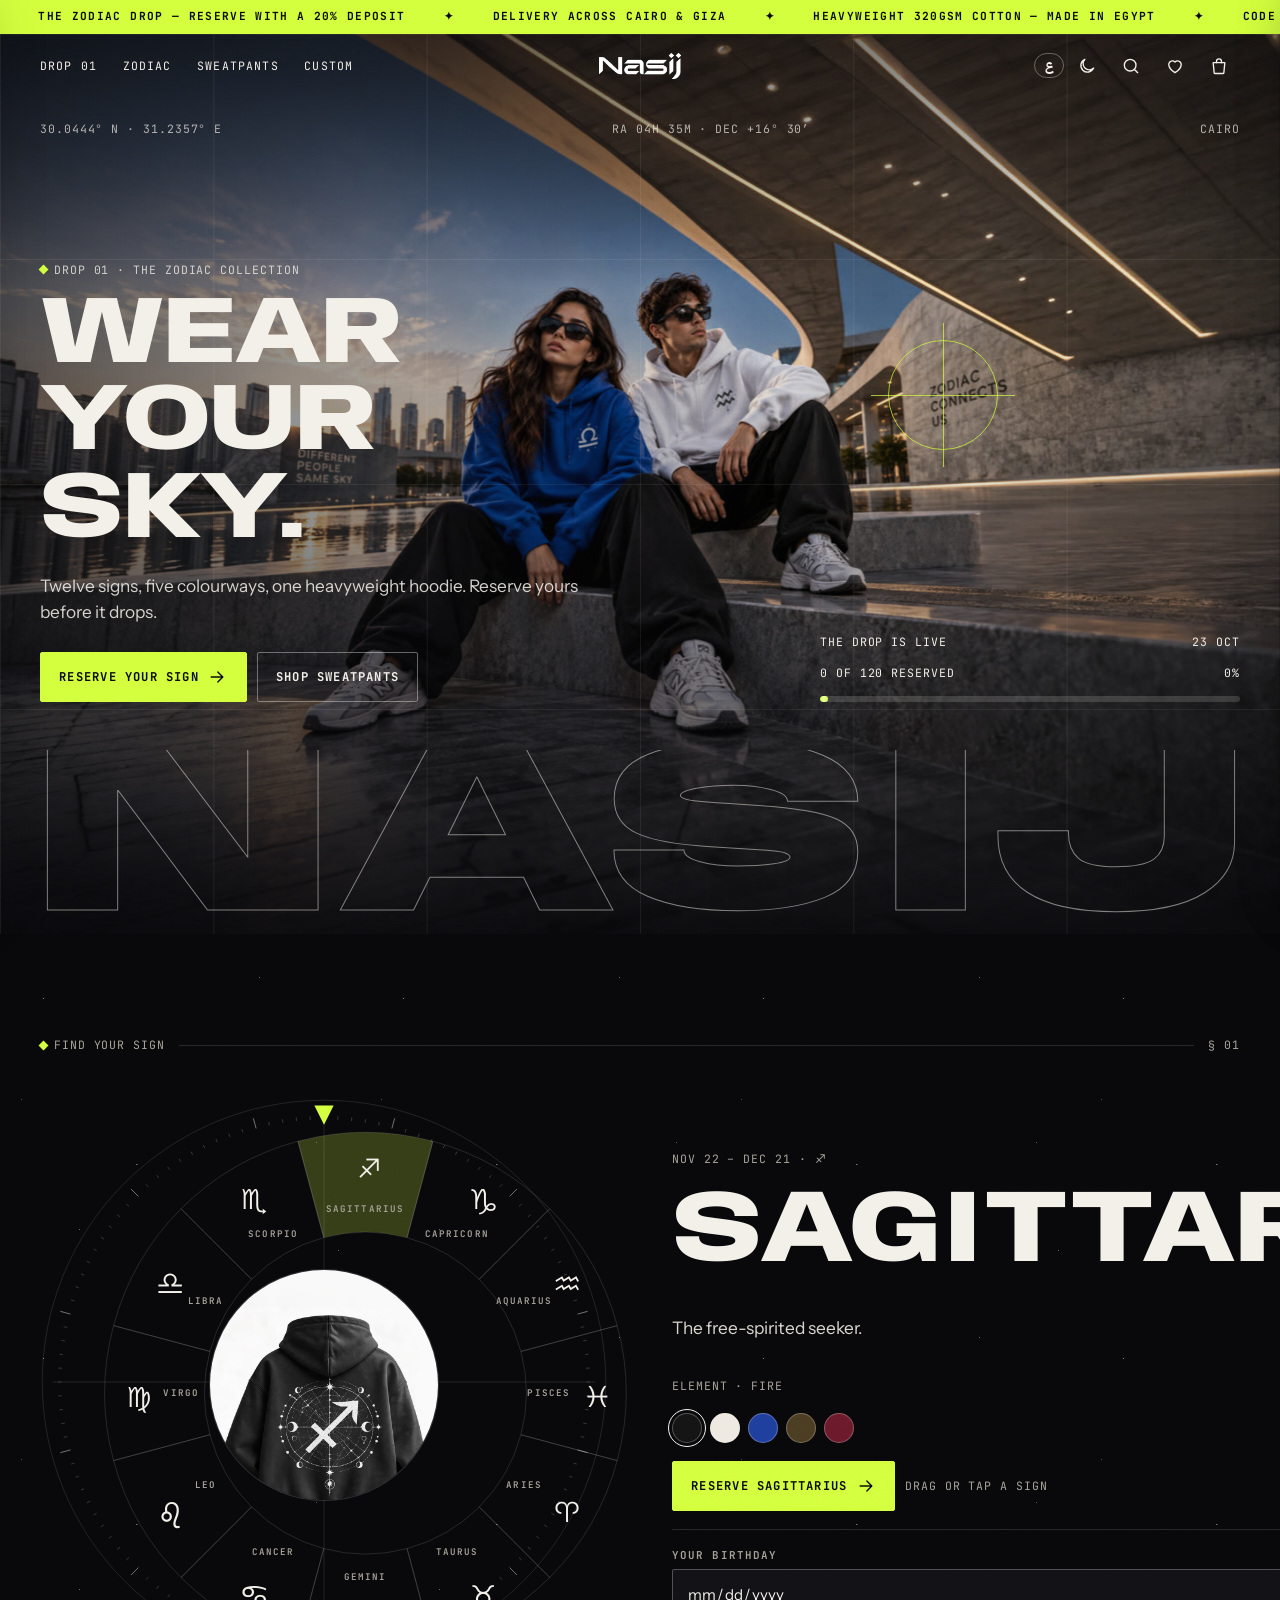
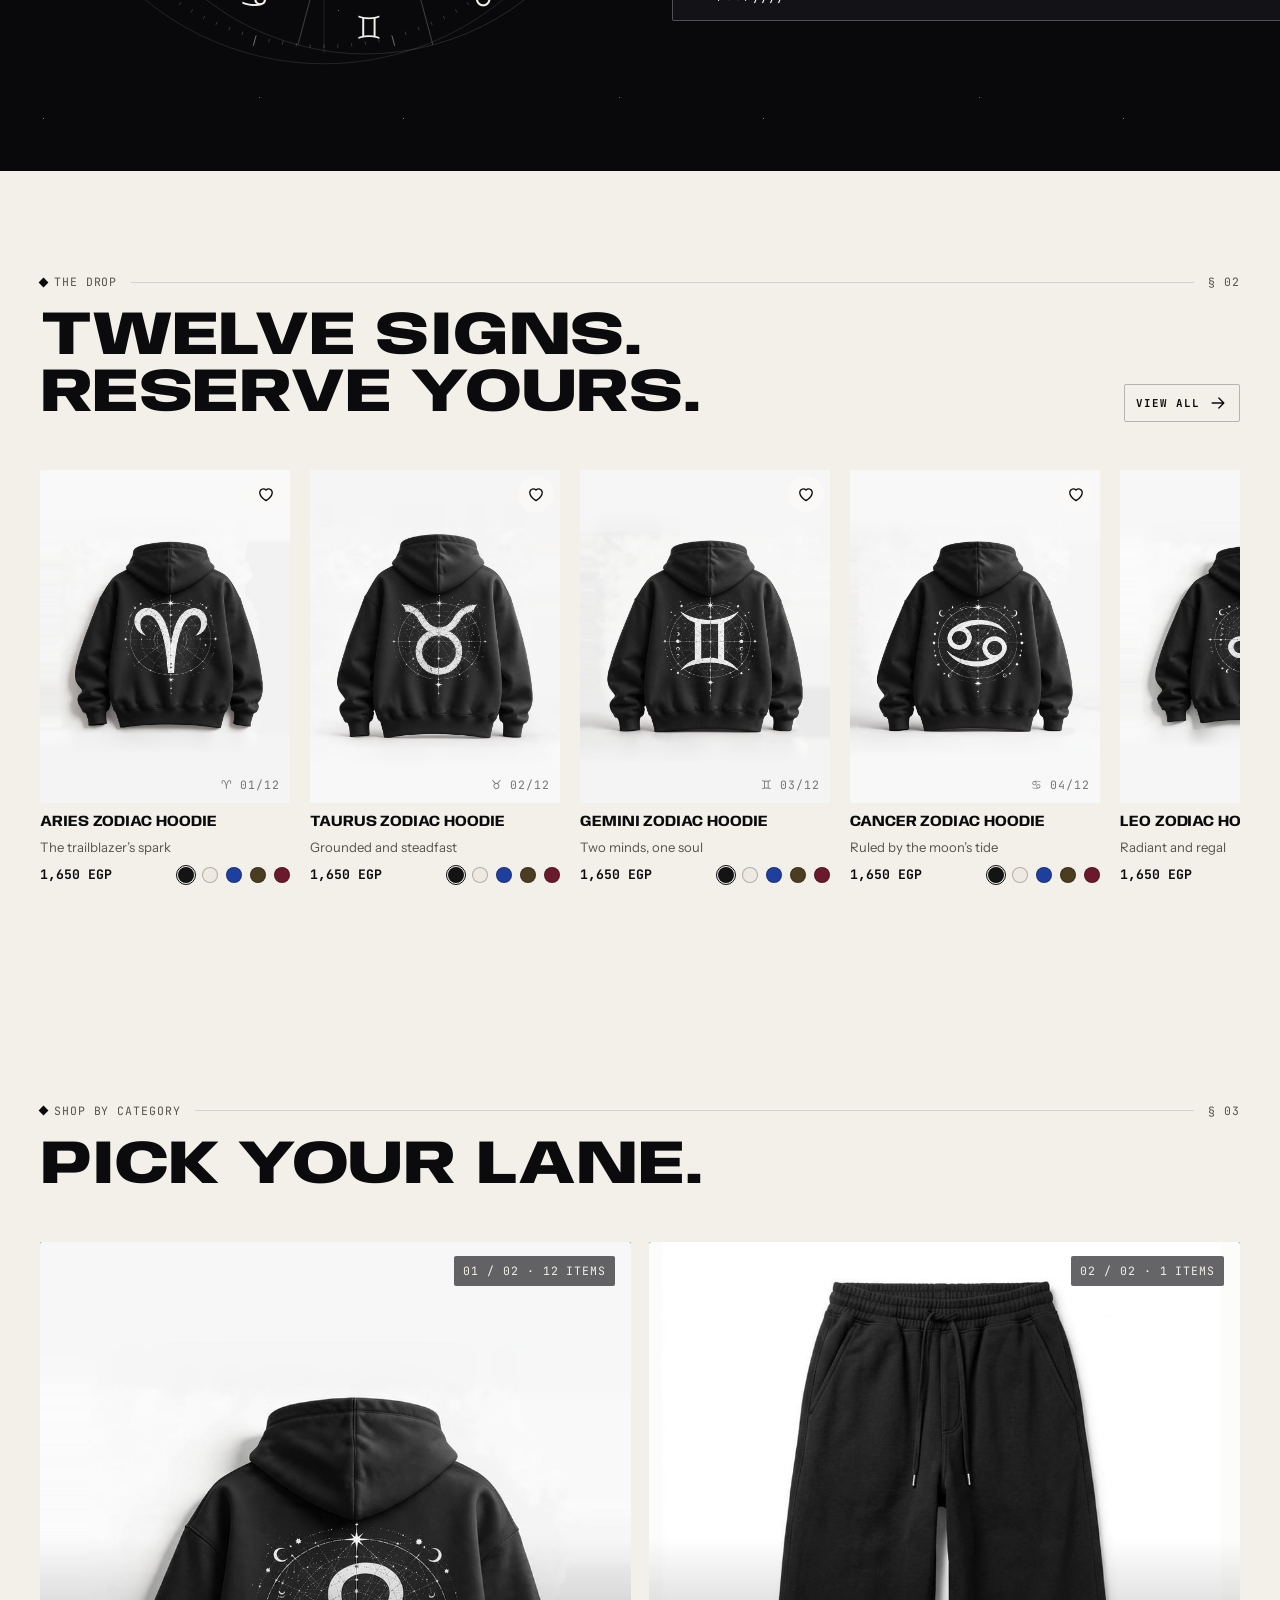
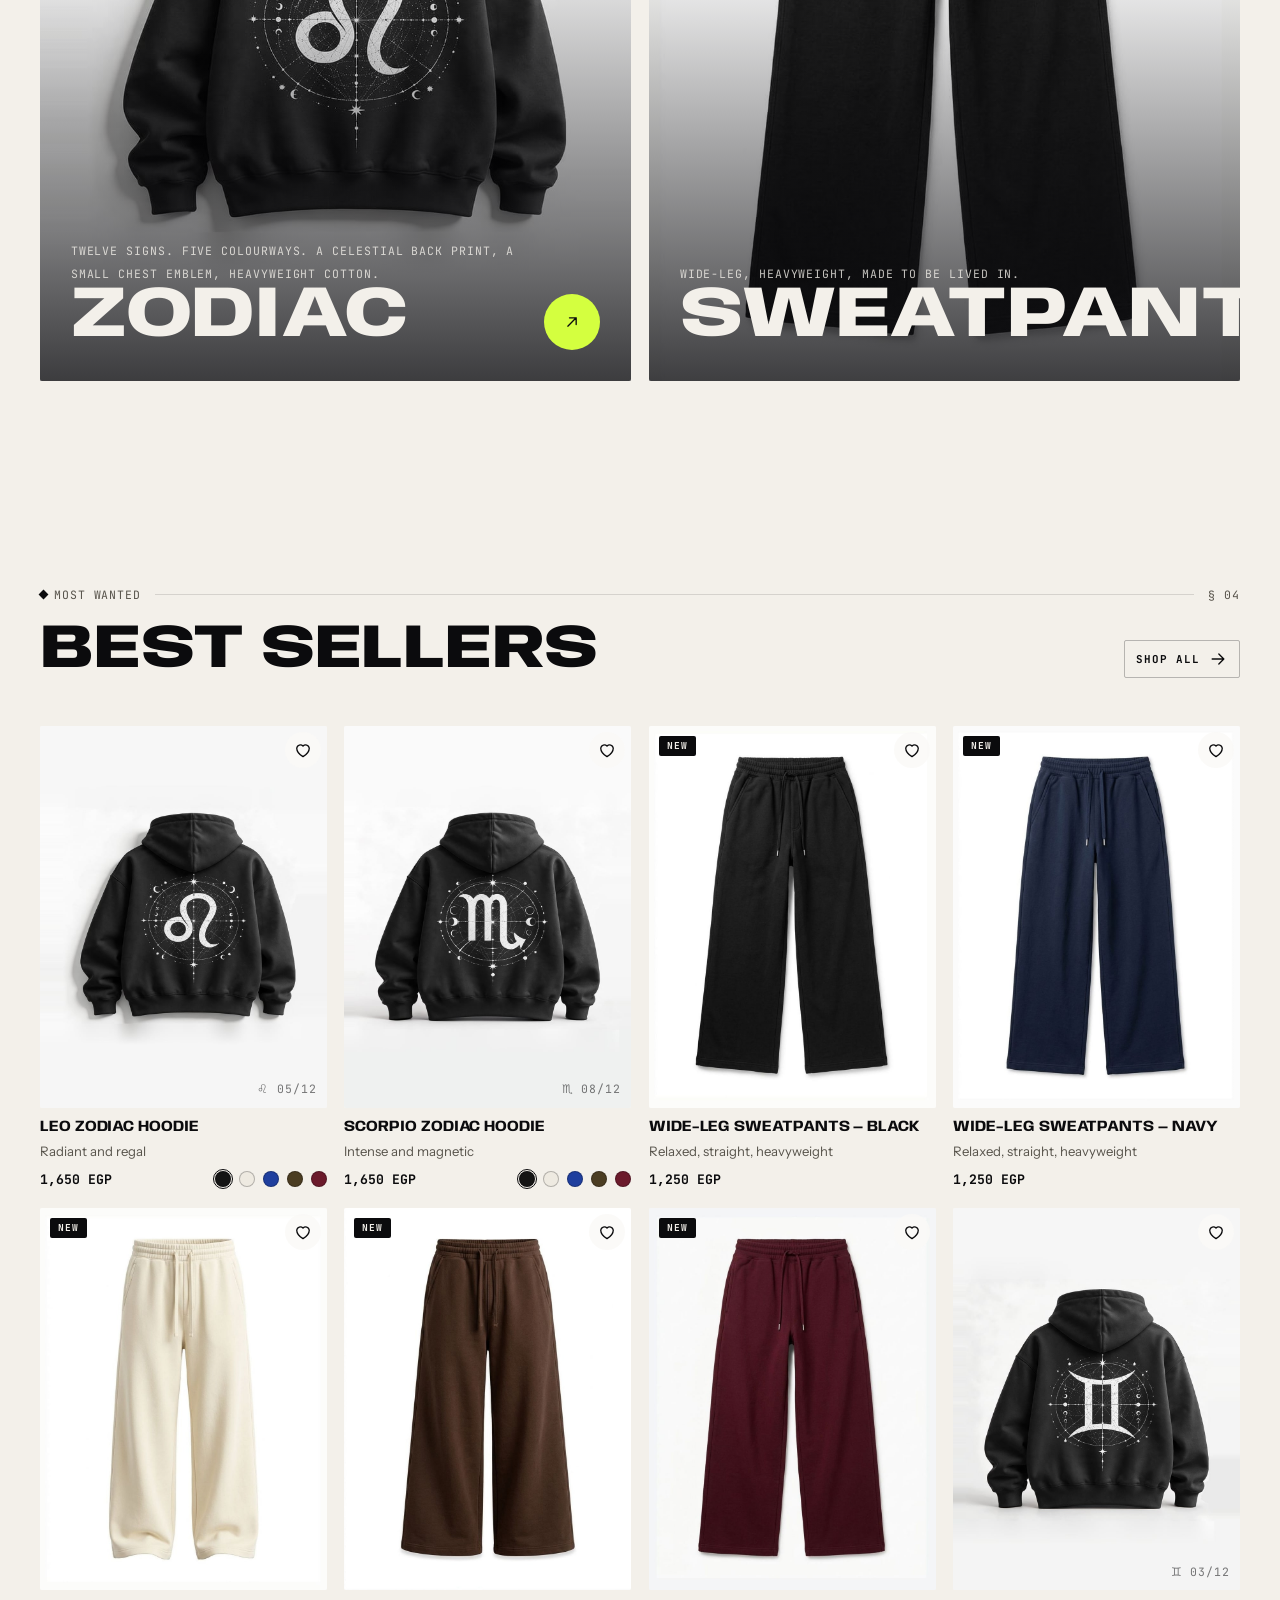
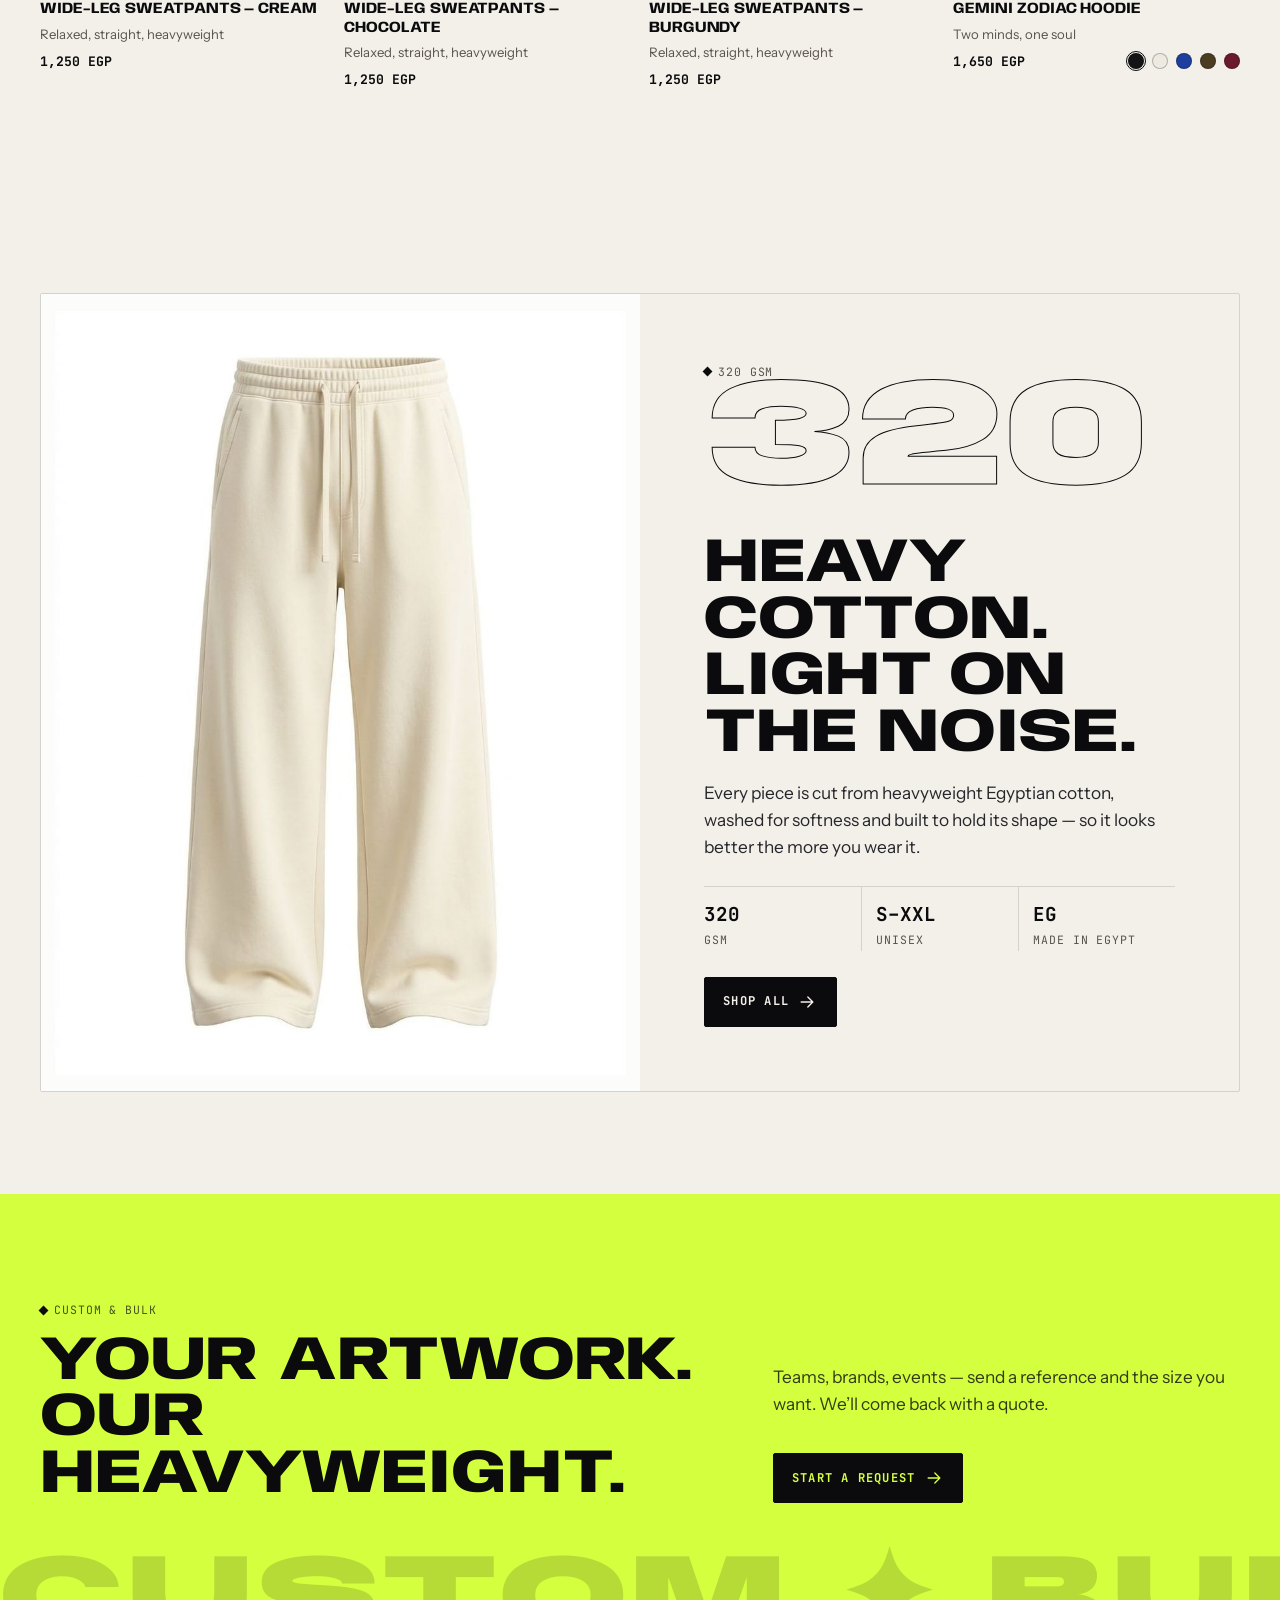
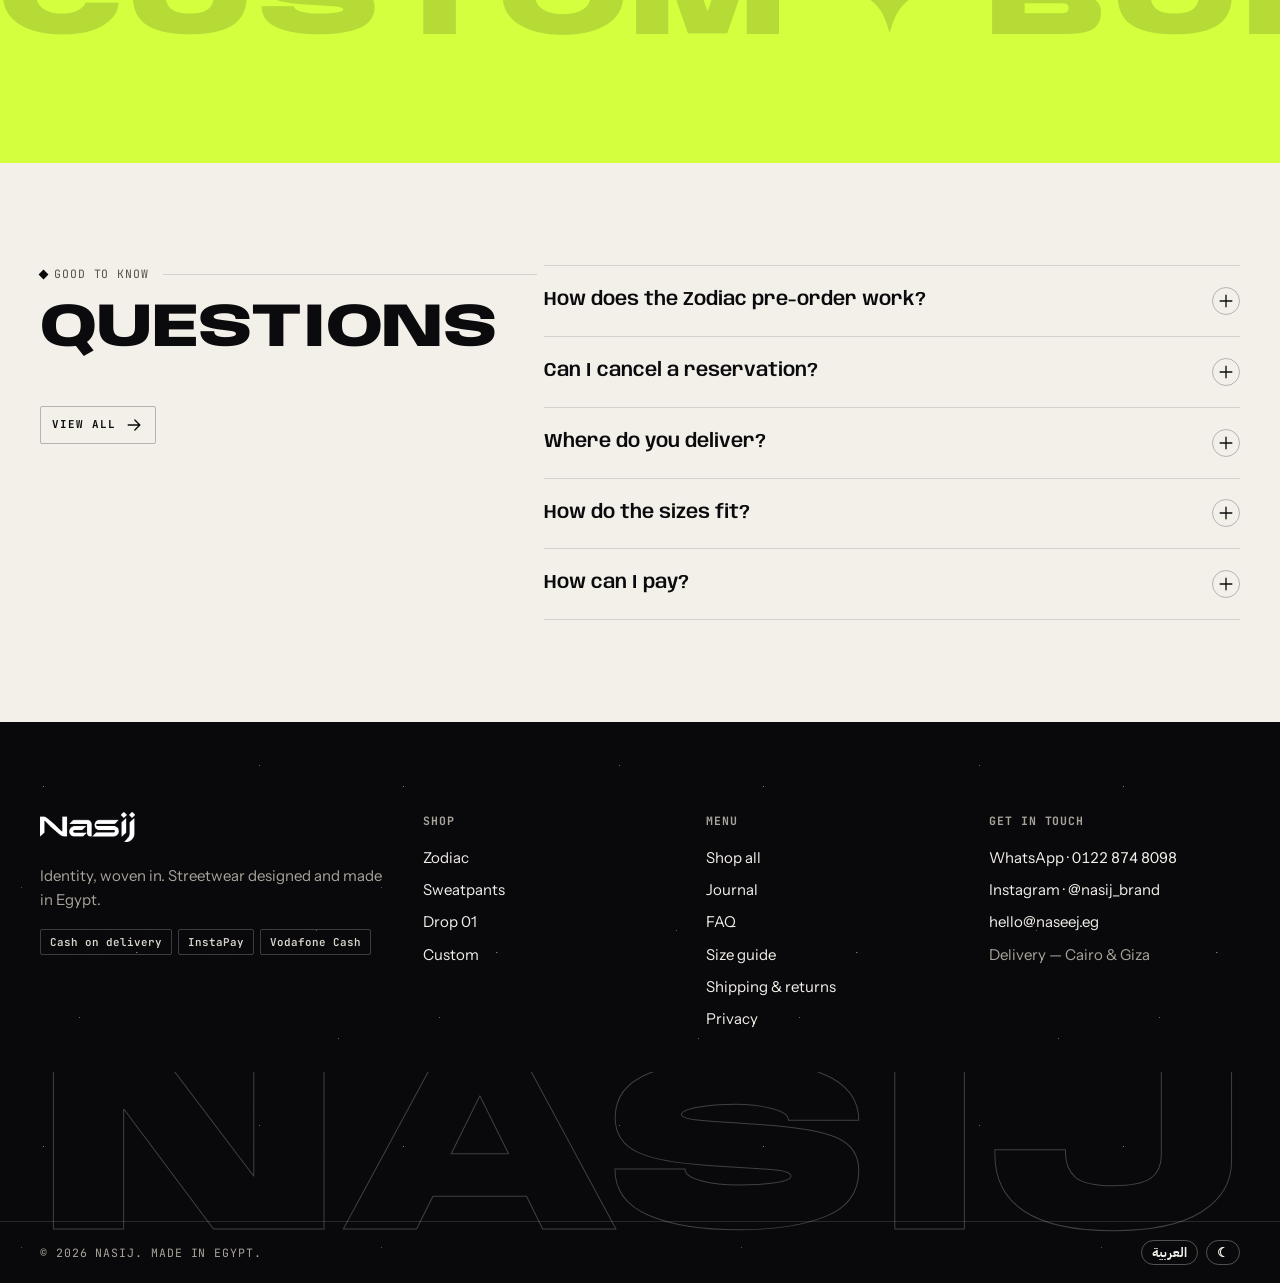
<file: index.html>
<!DOCTYPE html>
<html lang="en" dir="ltr" data-mode="light">
<head>
<meta charset="utf-8">
<meta name="viewport" content="width=device-width, initial-scale=1, viewport-fit=cover">
<title>NASIJ — Egyptian Streetwear · The Zodiac Drop</title>
<meta name="description" content="Heavyweight Egyptian streetwear. The Zodiac hoodie drop — 12 signs, 5 colourways — and wide-leg sweatpants. Delivery across Cairo &amp; Giza.">
<meta name="theme-color" content="#F3F0EA">
<link rel="canonical" href="https://mohamed-sr-designer.github.io/naseej/">
<meta property="og:type" content="website">
<meta property="og:site_name" content="NASIJ">
<meta property="og:title" content="NASIJ — Egyptian Streetwear · The Zodiac Drop">
<meta property="og:description" content="12 signs. 5 colourways. Reserve your zodiac hoodie with a 20% deposit.">
<meta property="og:image" content="https://mohamed-sr-designer.github.io/naseej/images/zodiac/zodiac-banner.jpg">
<meta name="twitter:card" content="summary_large_image">
<link rel="icon" href="images/logo-en.png">
<link rel="manifest" href="manifest.json">
<link rel="preconnect" href="https://fonts.googleapis.com">
<link rel="preconnect" href="https://fonts.gstatic.com" crossorigin>
<link rel="stylesheet" href="https://fonts.googleapis.com/css2?family=Anybody:wdth,wght@50..150,400..900&family=Instrument+Sans:wdth,wght@75..100,400..700&family=JetBrains+Mono:wght@400;500;700&family=Alexandria:wght@400..900&family=IBM+Plex+Sans+Arabic:wght@400;500;600;700&display=swap">
<link rel="stylesheet" href="https://fonts.googleapis.com/css2?family=Noto+Sans+Symbols:wght@400;700&text=%E2%99%88%E2%99%89%E2%99%8A%E2%99%8B%E2%99%8C%E2%99%8D%E2%99%8E%E2%99%8F%E2%99%90%E2%99%91%E2%99%92%E2%99%93&display=swap">
<link rel="preload" as="image" href="images/zodiac/zodiac-banner.jpg" fetchpriority="high">
<link rel="stylesheet" href="assets/css/store.css?v=1">
<script type="application/ld+json">{"@context":"https://schema.org","@type":"ClothingStore","name":"NASIJ","alternateName":"نسيج","url":"https://mohamed-sr-designer.github.io/naseej/","image":"https://mohamed-sr-designer.github.io/naseej/images/zodiac/zodiac-banner.jpg","areaServed":["Cairo","Giza"],"currenciesAccepted":"EGP","sameAs":["https://instagram.com/nasij_brand"]}</script>
<script>
  /* set language / theme before first paint so there is no flash */
  (function () { try {
    var l = JSON.parse(localStorage.getItem('nz_lang')), m = JSON.parse(localStorage.getItem('nz_mode'));
    if (l) { document.documentElement.lang = l; document.documentElement.dir = l === 'ar' ? 'rtl' : 'ltr'; }
    if (m) document.documentElement.dataset.mode = m;
  } catch (e) {} })();
  /* the first version of the site installed an offline service worker — retire it */
  if ('serviceWorker' in navigator) navigator.serviceWorker.getRegistrations().then(function (rs) { rs.forEach(function (r) { r.update().catch(function () {}); }); }).catch(function () {});
</script>
</head>
<body>
<div class="loader" id="loader" aria-hidden="true"><span class="loader__g">♌&#xFE0E;</span></div>
<div id="app"></div>
<noscript><p style="padding:2rem;font-family:sans-serif">NASIJ needs JavaScript to run. · نسيج محتاج JavaScript يشتغل.</p></noscript>
<script src="assets/js/defaults.js?v=1"></script>
<script src="assets/js/core.js?v=1"></script>
<script src="assets/js/track.js?v=1"></script>
<script src="assets/js/store.js?v=1"></script>
</body>
</html>
</file>
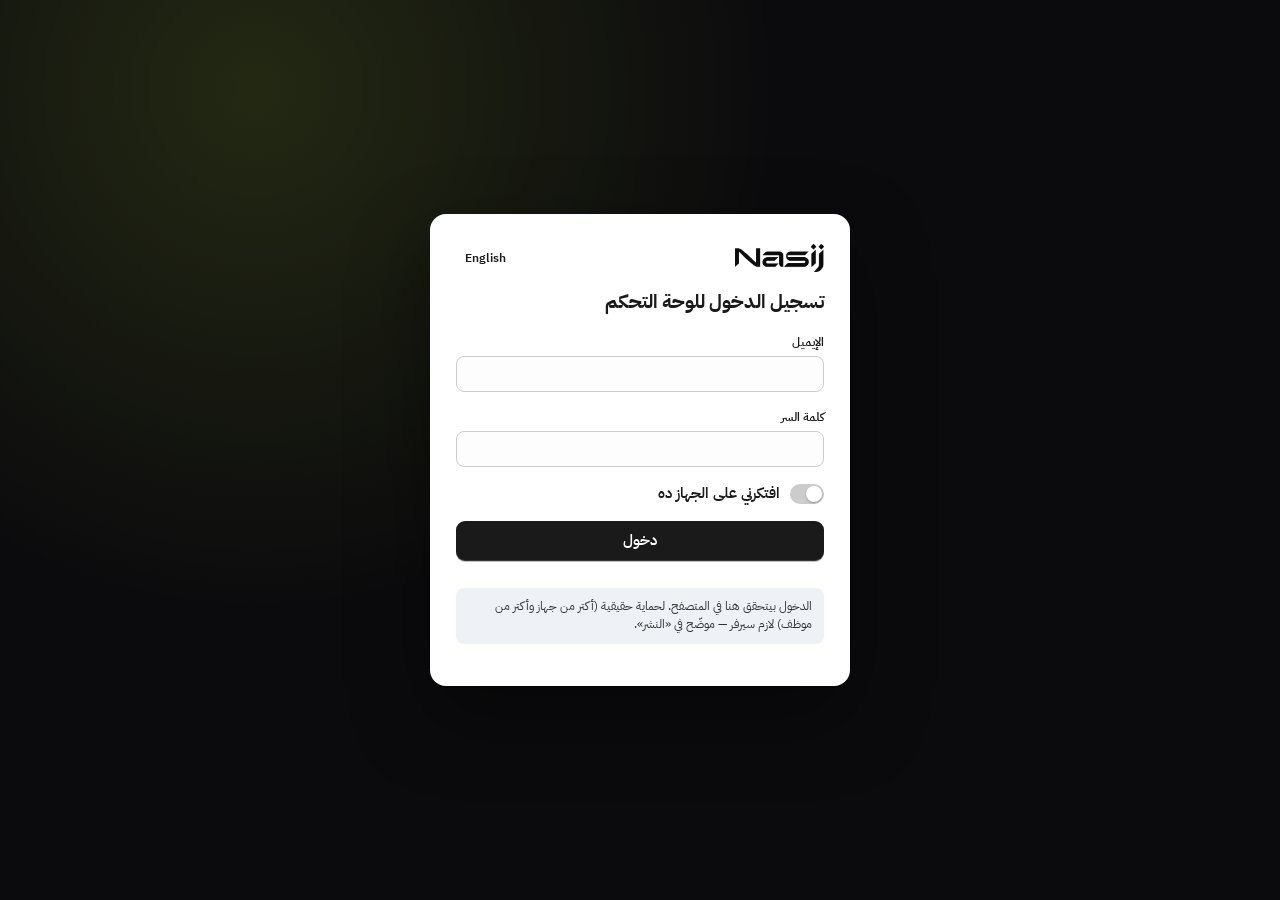
<file: admin.html>
<!DOCTYPE html>
<html lang="ar" dir="rtl">
<head>
<meta charset="utf-8">
<meta name="viewport" content="width=device-width, initial-scale=1, viewport-fit=cover">
<title>NASIJ Admin · نسيج — لوحة التحكم</title>
<meta name="robots" content="noindex, nofollow">
<meta name="theme-color" content="#1A1A1A">
<link rel="icon" href="images/logo-en.png">
<link rel="preconnect" href="https://fonts.googleapis.com">
<link rel="preconnect" href="https://fonts.gstatic.com" crossorigin>
<link rel="stylesheet" href="https://fonts.googleapis.com/css2?family=Inter:wght@400;500;600;700&family=IBM+Plex+Sans+Arabic:wght@400;500;600;700&family=JetBrains+Mono:wght@400;500&display=swap">
<link rel="stylesheet" href="assets/css/admin.css?v=1">
<script>
  (function () { try { var l = localStorage.getItem('nz_adm_lang') || 'ar'; document.documentElement.lang = l; document.documentElement.dir = l === 'ar' ? 'rtl' : 'ltr'; } catch (e) {} })();
</script>
</head>
<body>
<div id="root"><div style="min-height:100vh;display:grid;place-items:center;color:#8a8a8a;font:500 14px/1 Inter,system-ui,sans-serif">NASIJ · نسيج</div></div>
<noscript><p style="padding:2rem;font-family:sans-serif">The dashboard needs JavaScript. · لوحة التحكم محتاجة JavaScript.</p></noscript>
<script src="assets/js/defaults.js?v=1"></script>
<script src="assets/js/core.js?v=1"></script>
<script src="assets/js/admin/charts.js?v=1"></script>
<script src="assets/js/admin/stats.js?v=1"></script>
<script src="assets/js/admin/app.js?v=1"></script>
<script src="assets/js/admin/views-commerce.js?v=1"></script>
<script src="assets/js/admin/views-analytics.js?v=1"></script>
<script src="assets/js/admin/views-store.js?v=1"></script>
<script>NZA.boot();</script>
</body>
</html>
</file>
<file: assets/css/store.css>
/* =========================================================================
   NASIJ — "Night-sky street print"
   Star-chart darks (hairline grids, mono coordinates, starfield grain) for the
   drop; bone-paper lights so garment photos stay crisp. Ultra-wide display
   type, one acid "signal" accent (editable from the dashboard).
   ========================================================================= */

/* ─────────────── tokens ─────────────── */
:root {
  --night: #08080B; --night-2: #111116; --night-3: #1A1A21;
  --paper: #F3F0EA; --paper-2: #E8E4DB; --card: #FBFAF7;
  --ink: #0B0B0D; --ink-2: #26262B; --muted: #57534B;
  --signal: #D4FF3F; --signal-ink: #0B0B0D;
  --danger: #C8321E; --ok: #1F7A4D;
  --r: 2px; --r-lg: calc(var(--r) * 3 + 4px);
  --ease: cubic-bezier(.2, .8, .2, 1);
  --f-disp: 'Anybody', 'Instrument Sans', system-ui, sans-serif;
  --f-body: 'Instrument Sans', system-ui, -apple-system, 'Segoe UI', sans-serif;
  --f-mono: 'JetBrains Mono', ui-monospace, 'SFMono-Regular', Menlo, monospace;
  --f-glyph: 'Noto Sans Symbols', 'Segoe UI Symbol', 'Apple Symbols', sans-serif;
  --gutter: clamp(16px, 3.2vw, 40px);
  --maxw: 1440px;
  --hdr: 64px;
  /* surface defaults = light (paper) */
  --bg: var(--paper); --fg: var(--ink); --fg-2: var(--ink-2); --fg-m: var(--muted);
  --line: rgba(11, 11, 13, .13); --line-2: rgba(11, 11, 13, .26); --tile: var(--card);
}
[lang="ar"] {
  --f-disp: 'Alexandria', 'IBM Plex Sans Arabic', system-ui, sans-serif;
  --f-body: 'IBM Plex Sans Arabic', system-ui, sans-serif;
}
.tone-dark, [data-mode="dark"] .tone-light, [data-mode="dark"] body {
  --bg: var(--night); --fg: #F3F0EA; --fg-2: #D9D5CC; --fg-m: #A7A298;
  --line: rgba(243, 240, 234, .13); --line-2: rgba(243, 240, 234, .28); --tile: var(--night-2);
}
.tone-light { --bg: var(--paper); --fg: var(--ink); --fg-2: var(--ink-2); --fg-m: var(--muted); --line: rgba(11, 11, 13, .13); --line-2: rgba(11, 11, 13, .26); --tile: var(--card); }
[data-mode="dark"] .tone-light { --bg: #0D0D11; --tile: #15151B; }
/* a toned block always paints its own surface + text colour */
.tone-dark, .tone-light { background-color: var(--bg); color: var(--fg); }

/* ─────────────── base ─────────────── */
*, *::before, *::after { box-sizing: border-box; }
html { -webkit-text-size-adjust: 100%; scroll-behavior: smooth; }
body {
  margin: 0; background: var(--bg); color: var(--fg); font-family: var(--f-body);
  font-size: 15px; line-height: 1.55; -webkit-font-smoothing: antialiased; text-rendering: optimizeLegibility;
  overflow-x: hidden;
}
[lang="ar"] body { font-size: 15.5px; line-height: 1.75; }
img { max-width: 100%; display: block; }
a { color: inherit; text-decoration: none; }
button { font: inherit; color: inherit; background: none; border: 0; cursor: pointer; padding: 0; }
input, select, textarea { font: inherit; color: inherit; }
::selection { background: var(--signal); color: var(--signal-ink); }
:focus-visible { outline: 2px solid var(--signal); outline-offset: 2px; }
.tone-light :focus-visible, .tone-light:focus-visible { outline-color: var(--ink); }
.sr { position: absolute; width: 1px; height: 1px; overflow: hidden; clip: rect(0 0 0 0); white-space: nowrap; }
.wrap { max-width: var(--maxw); margin-inline: auto; padding-inline: var(--gutter); }
.num, bdi.num { font-variant-numeric: tabular-nums; }
main { display: block; min-height: 60vh; }

/* type */
.disp { font-family: var(--f-disp); font-weight: 800; font-stretch: 125%; font-variation-settings: "wdth" 125; letter-spacing: -.02em; line-height: .92; text-transform: uppercase; margin: 0; }
[lang="ar"] .disp { font-weight: 800; letter-spacing: 0; line-height: 1.25; text-transform: none; font-variation-settings: normal; font-stretch: normal; }
.h1 { font-size: clamp(2.6rem, 7.4vw, 7.2rem); }
.h2 { font-size: clamp(2rem, 4.8vw, 4.4rem); }
.h3 { font-size: clamp(1.4rem, 2.6vw, 2.2rem); }
[lang="ar"] .h1 { font-size: clamp(2.3rem, 6vw, 5.6rem); }
[lang="ar"] .h2 { font-size: clamp(1.8rem, 4vw, 3.4rem); }
.mono { font-family: var(--f-mono); font-size: .72rem; letter-spacing: .08em; text-transform: uppercase; }
[lang="ar"] .mono { font-family: var(--f-body); letter-spacing: 0; text-transform: none; font-size: .82rem; font-weight: 500; }
.muted { color: var(--fg-m); }
.lead { font-size: clamp(1rem, 1.35vw, 1.2rem); color: var(--fg-2); max-width: 46ch; }
.kick { display: inline-flex; align-items: center; gap: .6em; color: var(--fg-m); }
.kick::before { content: ""; width: 7px; height: 7px; background: var(--signal); transform: rotate(45deg); flex: none; }
.tone-light .kick::before, .kick--ink::before { background: var(--fg); }

/* ─────────────── starfield / grain ─────────────── */
.stars { position: relative; isolation: isolate; }
.stars::before {
  content: ""; position: absolute; inset: 0; z-index: -1; pointer-events: none; opacity: .55;
  background-image:
    radial-gradient(1px 1px at 12% 18%, rgba(255,255,255,.9) 50%, transparent 51%),
    radial-gradient(1px 1px at 72% 12%, rgba(255,255,255,.7) 50%, transparent 51%),
    radial-gradient(1.4px 1.4px at 38% 64%, rgba(255,255,255,.8) 50%, transparent 51%),
    radial-gradient(1px 1px at 88% 58%, rgba(255,255,255,.6) 50%, transparent 51%),
    radial-gradient(1px 1px at 22% 82%, rgba(255,255,255,.7) 50%, transparent 51%),
    radial-gradient(1.2px 1.2px at 55% 30%, rgba(255,255,255,.55) 50%, transparent 51%),
    radial-gradient(1px 1px at 94% 88%, rgba(255,255,255,.7) 50%, transparent 51%),
    radial-gradient(1px 1px at 6% 46%, rgba(255,255,255,.5) 50%, transparent 51%);
  background-size: 360px 360px;
  animation: twinkle 9s ease-in-out infinite alternate;
}
@keyframes twinkle { to { opacity: .28; background-position: 18px -12px; } }
.grain::after {
  content: ""; position: absolute; inset: 0; pointer-events: none; z-index: 1; opacity: .07; mix-blend-mode: overlay;
  background-image: url("data:image/svg+xml;utf8,<svg xmlns='http://www.w3.org/2000/svg' width='160' height='160'><filter id='n'><feTurbulence type='fractalNoise' baseFrequency='.9' numOctaves='2' stitchTiles='stitch'/></filter><rect width='100%' height='100%' filter='url(%23n)'/></svg>");
}
[data-grain="0"] .grain::after { display: none; }
/* star-chart hairlines */
.chart-lines { position: absolute; inset: 0; pointer-events: none; z-index: 1;
  background-image: linear-gradient(to right, rgba(243,240,234,.10) 1px, transparent 1px), linear-gradient(to bottom, rgba(243,240,234,.10) 1px, transparent 1px);
  background-size: calc(100% / 6) 100%, 100% calc(100% / 4); }

/* ─────────────── buttons ─────────────── */
.btn {
  --b-bg: var(--fg); --b-fg: var(--bg); --b-bd: var(--fg);
  position: relative; display: inline-flex; align-items: center; justify-content: center; gap: .7em;
  min-height: 50px; padding: 0 1.5em; border: 1px solid var(--b-bd); border-radius: var(--r);
  background: var(--b-bg); color: var(--b-fg); font-family: var(--f-mono); font-size: .76rem; font-weight: 700;
  letter-spacing: .1em; text-transform: uppercase; white-space: nowrap; overflow: hidden; isolation: isolate;
  transition: transform .25s var(--ease), color .25s, border-color .25s;
}
[lang="ar"] .btn { font-family: var(--f-body); letter-spacing: 0; text-transform: none; font-size: .95rem; font-weight: 600; }
.btn::before { content: ""; position: absolute; inset: 0; z-index: -1; background: var(--signal); transform: translateY(101%); transition: transform .35s var(--ease); }
.btn:hover::before { transform: none; }
.btn:hover { color: var(--signal-ink); border-color: var(--signal); }
.btn:active { transform: scale(.98); }
.btn .arr { transition: transform .3s var(--ease); }
.btn:hover .arr { transform: translateX(4px); }
[dir="rtl"] .btn .arr { transform: scaleX(-1); }
[dir="rtl"] .btn:hover .arr { transform: scaleX(-1) translateX(4px); }
.btn--signal { --b-bg: var(--signal); --b-fg: var(--signal-ink); --b-bd: var(--signal); }
.btn--signal::before { background: var(--fg); }
.tone-dark .btn--signal::before { background: #F3F0EA; }
.btn--signal:hover { color: var(--bg); border-color: var(--fg); }
.tone-dark .btn--signal:hover { color: var(--night); border-color: #F3F0EA; }
.btn--line { --b-bg: transparent; --b-fg: var(--fg); --b-bd: var(--line-2); }
.btn--ghost { --b-bg: transparent; --b-fg: var(--fg); --b-bd: transparent; padding: 0 .4em; min-height: 40px; }
.btn--ghost::before { display: none; }
.btn--ghost:hover { color: var(--fg); text-decoration: underline; text-underline-offset: 4px; }
.btn--sm { min-height: 38px; padding: 0 1em; font-size: .68rem; }
.btn--block { width: 100%; }
.btn[disabled], .btn.is-off { opacity: .45; pointer-events: none; }
.icon-btn { display: inline-grid; place-items: center; width: 42px; height: 42px; border-radius: 50%; position: relative; transition: background .2s; }
.icon-btn:hover { background: color-mix(in srgb, var(--fg) 8%, transparent); }
.ic { width: 20px; height: 20px; fill: none; stroke: currentColor; stroke-width: 1.6; stroke-linecap: round; stroke-linejoin: round; flex: none; }
.badge-dot { position: absolute; top: 4px; inset-inline-end: 2px; min-width: 18px; height: 18px; padding: 0 4px; border-radius: 9px; background: var(--signal); color: var(--signal-ink); font: 700 .66rem/18px var(--f-mono); text-align: center; }
.badge-dot:empty { display: none; }
.link { background-image: linear-gradient(currentColor, currentColor); background-size: 0 1px; background-repeat: no-repeat; background-position: 0 100%; transition: background-size .3s var(--ease); }
[dir="rtl"] .link { background-position: 100% 100%; }
.link:hover, .link.is-on { background-size: 100% 1px; }

/* ─────────────── announcement marquee ─────────────── */
.ann { background: var(--signal); color: var(--signal-ink); height: 34px; overflow: hidden; display: flex; align-items: center; position: relative; z-index: 60; }
.ann__track { display: flex; gap: 2.4rem; white-space: nowrap; animation: marq 36s linear infinite; padding-inline-start: 2.4rem; will-change: transform; }
.ann:hover .ann__track { animation-play-state: paused; }
.ann__i { display: inline-flex; align-items: center; gap: 2.4rem; font: 700 .7rem/1 var(--f-mono); letter-spacing: .12em; text-transform: uppercase; }
[lang="ar"] .ann__i { font: 600 .82rem/1 var(--f-body); letter-spacing: 0; }
.ann__i::after { content: "✦"; font-size: .7rem; }
@keyframes marq { to { transform: translateX(-50%); } }
[dir="rtl"] .ann__track { animation-name: marqR; }
@keyframes marqR { to { transform: translateX(50%); } }

/* ─────────────── header ─────────────── */
.hdr { position: sticky; top: 0; z-index: 50; height: var(--hdr); background: color-mix(in srgb, var(--bg) 86%, transparent); backdrop-filter: blur(14px) saturate(1.2); -webkit-backdrop-filter: blur(14px) saturate(1.2); border-bottom: 1px solid var(--line); transition: background .3s, border-color .3s, color .3s; }
.hdr__in { height: 100%; display: grid; grid-template-columns: 1fr auto 1fr; align-items: center; gap: 12px; }
.hdr__nav { display: flex; align-items: center; gap: clamp(14px, 2vw, 30px); }
.hdr__nav a { font-family: var(--f-mono); font-size: .72rem; letter-spacing: .1em; text-transform: uppercase; padding: 6px 0; }
[lang="ar"] .hdr__nav a { font-family: var(--f-body); font-size: .92rem; letter-spacing: 0; font-weight: 500; }
.hdr__nav a.is-live::before { content: ""; display: inline-block; width: 6px; height: 6px; border-radius: 50%; background: var(--signal); margin-inline-end: 7px; vertical-align: middle; box-shadow: 0 0 0 0 var(--signal); animation: ping 1.8s infinite; }
@keyframes ping { 70% { box-shadow: 0 0 0 7px transparent; } 100% { box-shadow: 0 0 0 0 transparent; } }
.logo { display: inline-flex; align-items: center; height: 26px; }
.logo img { height: 26px; width: auto; }
.logo .logo-l { display: block; }
.logo .logo-d { display: none; }
.tone-dark .logo .logo-l, [data-mode="dark"] .logo .logo-l { display: none; }
.tone-dark .logo .logo-d, [data-mode="dark"] .logo .logo-d { display: block; }
.hdr__act { display: flex; justify-content: flex-end; align-items: center; gap: 2px; }
.hdr__menu { display: none; }
.lang-pill { font: 700 .7rem/1 var(--f-mono); letter-spacing: .08em; padding: 7px 10px; border: 1px solid var(--line-2); border-radius: 99px; }
[lang="en"] .lang-pill { font-family: 'IBM Plex Sans Arabic', sans-serif; font-size: .82rem; letter-spacing: 0; padding: 5px 10px; }
/* over the hero the header floats */
.is-home .hdr.over { background: transparent; border-color: transparent; backdrop-filter: none; -webkit-backdrop-filter: none; }
.is-home .hdr.over { --fg: #F3F0EA; --line-2: rgba(243,240,234,.35); color: #F3F0EA; }
.is-home .hdr.over .logo .logo-l { display: none; } .is-home .hdr.over .logo .logo-d { display: block; }
.is-home #main { margin-top: calc(var(--hdr) * -1); }

/* mobile menu (off-canvas uses physical left/right + translateX — logical insets break in RTL) */
.scrim { position: fixed; inset: 0; background: rgba(8,8,11,.55); backdrop-filter: blur(3px); z-index: 90; opacity: 0; pointer-events: none; transition: opacity .3s; }
.scrim.on { opacity: 1; pointer-events: auto; }
.drawer { position: fixed; top: 0; bottom: 0; width: min(440px, 100vw); z-index: 100; background: var(--bg); color: var(--fg); display: flex; flex-direction: column; transition: transform .45s var(--ease); box-shadow: 0 0 60px rgba(0,0,0,.25); }
.drawer--end { right: 0; transform: translateX(105%); }
.drawer--start { left: 0; transform: translateX(-105%); }
[dir="rtl"] .drawer--end { right: auto; left: 0; transform: translateX(-105%); }
[dir="rtl"] .drawer--start { left: auto; right: 0; transform: translateX(105%); }
.drawer.on { transform: none !important; }
.drawer__h { display: flex; align-items: center; justify-content: space-between; padding: 14px var(--gutter); border-bottom: 1px solid var(--line); min-height: var(--hdr); }
.drawer__b { flex: 1 1 auto; min-height: 0; overflow-y: auto; overscroll-behavior: contain; }
.drawer__f { border-top: 1px solid var(--line); padding: 16px var(--gutter) calc(16px + env(safe-area-inset-bottom)); }
.mnav { padding: 18px var(--gutter); display: grid; gap: 4px; }
.mnav a { display: flex; align-items: baseline; justify-content: space-between; padding: 12px 0; border-bottom: 1px solid var(--line); }
.mnav a .disp { font-size: clamp(1.7rem, 7vw, 2.4rem); }
.mnav a .mono { color: var(--fg-m); }
.mnav__meta { display: flex; gap: 10px; flex-wrap: wrap; padding: 18px var(--gutter); }

/* bottom tab bar (mobile) */
.tabbar { display: none; }

/* ─────────────── sections ─────────────── */
.sec { padding-block: clamp(56px, 8vw, 120px); position: relative; background: var(--bg); color: var(--fg); }
.sec--tight { padding-block: clamp(36px, 5vw, 72px); }
.sh { display: grid; grid-template-columns: 1fr auto; align-items: end; gap: 18px 40px; margin-bottom: clamp(26px, 4vw, 48px); }
.sh__k { grid-column: 1 / -1; display: flex; align-items: center; gap: 14px; }
.sh__k .rule { flex: 1; height: 1px; background: var(--line); }
.sh__idx { color: var(--fg-m); }
.sh .h2 { max-width: 16ch; }
.sh__a { justify-self: end; }
.hair { height: 1px; background: var(--line); border: 0; margin: 0; }

/* ─────────────── HERO ─────────────── */
.hero { position: relative; min-height: min(100svh, 980px); color: #F3F0EA; background: var(--night); overflow: hidden; display: grid; grid-template-rows: 1fr auto; grid-template-columns: minmax(0, 1fr); }
.hero__img { position: absolute; inset: 0; z-index: 0; }
.hero__img img { width: 100%; height: 100%; object-fit: cover; object-position: var(--focus, 50% 38%); transform: scale(1.06); animation: heroZoom 14s var(--ease) forwards; }
@keyframes heroZoom { to { transform: scale(1); } }
.hero__img::after { content: ""; position: absolute; inset: 0; background: linear-gradient(180deg, rgba(8,8,11,.55) 0%, rgba(8,8,11,.05) 28%, rgba(8,8,11,.15) 55%, rgba(8,8,11,.92) 100%), linear-gradient(90deg, rgba(8,8,11,.62) 0%, rgba(8,8,11,.18) 42%, transparent 62%); }
[dir="rtl"] .hero__img::after { background: linear-gradient(180deg, rgba(8,8,11,.55) 0%, rgba(8,8,11,.05) 28%, rgba(8,8,11,.15) 55%, rgba(8,8,11,.92) 100%), linear-gradient(270deg, rgba(8,8,11,.62) 0%, rgba(8,8,11,.18) 42%, transparent 62%); }
.hero .chart-lines { opacity: .7; }
.hero__coords span { direction: ltr; unicode-bidi: isolate; }
.hero__coords { position: absolute; z-index: 2; top: calc(var(--hdr) + 22px); inset-inline: var(--gutter); display: flex; justify-content: space-between; color: rgba(243,240,234,.7); }
.hero__cross { position: absolute; z-index: 2; width: 110px; height: 110px; top: 34%; inset-inline-end: 22%; border: 1px solid rgba(212,255,63,.7); border-radius: 50%; animation: orbit 16s linear infinite; }
.hero__cross::before, .hero__cross::after { content: ""; position: absolute; background: rgba(212,255,63,.7); }
.hero__cross::before { left: 50%; top: -18px; bottom: -18px; width: 1px; }
.hero__cross::after { top: 50%; left: -18px; right: -18px; height: 1px; }
@keyframes orbit { to { transform: rotate(360deg); } }
.hero__body { position: relative; z-index: 3; align-self: end; padding-bottom: clamp(24px, 4vw, 48px); display: grid; grid-template-columns: minmax(0, 1.1fr) minmax(0, .9fr); gap: 24px 48px; align-items: end; }
.hero__title { margin: 14px 0 18px; }
.hero__title .ln { display: block; overflow: hidden; }
.hero__title .ln > span { display: inline-block; transform: translateY(105%); animation: rise .9s var(--ease) forwards; }
.hero__title .ln:nth-child(2) > span { animation-delay: .12s; }
@keyframes rise { to { transform: none; } }
.hero .lead { color: rgba(243,240,234,.86); }
.hero__cta { display: flex; flex-wrap: wrap; gap: 10px; margin-top: 26px; }
.hero__cta .btn--line { --b-fg: #F3F0EA; --b-bd: rgba(243,240,234,.4); }
.hero__side { justify-self: end; display: grid; gap: 14px; width: min(100%, 420px); }
.wordmark { position: relative; z-index: 3; line-height: .74; font-family: 'Anybody', sans-serif; font-weight: 900; font-variation-settings: "wdth" 150; font-stretch: 150%; font-size: clamp(3.6rem, 19.4vw, 21rem); letter-spacing: -.03em; color: transparent; -webkit-text-stroke: 1px rgba(243,240,234,.5); white-space: nowrap; overflow: hidden; user-select: none; text-align: center; direction: ltr; }

/* countdown (LED mono) */
.cd { display: grid; grid-template-columns: repeat(4, 1fr); border: 1px solid var(--line-2); border-radius: var(--r); background: color-mix(in srgb, var(--bg) 60%, transparent); backdrop-filter: blur(8px); }
.hero .cd { border-color: rgba(243,240,234,.28); background: rgba(8,8,11,.45); }
.cd__c { padding: 12px 8px 10px; text-align: center; border-inline-start: 1px solid var(--line); }
.hero .cd__c { border-color: rgba(243,240,234,.18); }
.cd__c:first-child { border-inline-start: 0; }
.cd__n { display: block; font: 700 clamp(1.7rem, 3.4vw, 2.6rem)/1 var(--f-mono); letter-spacing: -.02em; font-variant-numeric: tabular-nums; }
.cd__l { display: block; margin-top: 6px; opacity: .7; }
.cd-head { display: flex; justify-content: space-between; align-items: center; gap: 12px; }
.meter { position: relative; height: 6px; background: color-mix(in srgb, var(--fg) 12%, transparent); border-radius: 3px; overflow: hidden; }
.hero .meter { background: rgba(243,240,234,.16); }
.meter i { position: absolute; inset-block: 0; inset-inline-start: 0; width: var(--p, 0%); background: var(--signal); border-radius: 3px; transition: width 1.2s var(--ease); }
.meter i::after { content: ""; position: absolute; inset: 0; background: linear-gradient(90deg, transparent, rgba(255,255,255,.55), transparent); animation: shine 2.4s infinite; }
@keyframes shine { from { transform: translateX(-100%); } to { transform: translateX(100%); } }

/* ─────────────── DIAL ─────────────── */
.dial-sec { overflow: hidden; }
.dial-grid { display: grid; grid-template-columns: minmax(0, 1fr) minmax(0, 1fr); gap: clamp(28px, 5vw, 80px); align-items: center; }
.dial { position: relative; width: min(100%, 560px); aspect-ratio: 1; margin-inline: auto; touch-action: none; user-select: none; }
.dial svg { width: 100%; height: 100%; overflow: visible; }
.dial__ring { transition: transform 1s var(--ease); transform-origin: 50% 50%; cursor: grab; }
.dial.dragging .dial__ring { transition: none; cursor: grabbing; }
.dial__seg { fill: transparent; stroke: var(--line); stroke-width: 1; transition: fill .3s; cursor: pointer; }
.dial__seg:hover { fill: color-mix(in srgb, var(--fg) 6%, transparent); }
.dial__seg.on { fill: color-mix(in srgb, var(--signal) 22%, transparent); }
.dial__glyph { font-family: var(--f-glyph); font-size: 32px; fill: var(--fg); pointer-events: none; }
.dial__name { font: 600 10.5px var(--f-mono); letter-spacing: .12em; text-transform: uppercase; fill: var(--fg-m); pointer-events: none; }
[lang="ar"] .dial__name { font: 600 12px var(--f-body); letter-spacing: 0; }
.dial__pointer { fill: var(--signal); }
.dial__hub { fill: var(--bg); stroke: var(--line-2); }
.dial__center { position: absolute; inset: 29.5%; border-radius: 50%; overflow: hidden; display: grid; place-items: center; background: var(--tile); border: 1px solid var(--line); }
.dial__center img { width: 100%; height: 100%; object-fit: cover; transform: scale(1.18); transition: opacity .35s; }
.dial__center .gl { position: absolute; font-family: var(--f-glyph); font-size: clamp(3rem, 8vw, 5rem); color: var(--fg); opacity: .08; }
.dial-info { display: grid; gap: 18px; }
.dial-info .h1 { font-size: clamp(3rem, 8vw, 7rem); }
.bday { display: flex; gap: 8px; align-items: stretch; flex-wrap: wrap; }
.bday .fld { flex: 1 1 180px; }
.swatches { display: flex; flex-wrap: wrap; gap: 8px; }
.sw { width: 30px; height: 30px; border-radius: 50%; background: var(--c); border: 1px solid var(--line-2); position: relative; transition: transform .2s; }
.sw::after { content: ""; position: absolute; inset: -5px; border-radius: 50%; border: 1.5px solid transparent; transition: border-color .2s; }
.sw.on::after, .sw:hover::after { border-color: var(--fg); }
.sw:hover { transform: scale(1.06); }
.sw--sm { width: 16px; height: 16px; }
.sw--sm::after { inset: -3px; border-width: 1px; }

/* ─────────────── product cards ─────────────── */
.grid { display: grid; grid-template-columns: repeat(var(--cols, 4), minmax(0, 1fr)); gap: clamp(14px, 1.6vw, 22px) clamp(10px, 1.4vw, 20px); }
.rail { display: grid; grid-auto-flow: column; grid-auto-columns: minmax(250px, calc((100% - 3 * 20px) / 4)); gap: 20px; overflow-x: auto; overflow-y: hidden; overscroll-behavior-x: contain; scroll-snap-type: x mandatory; padding-bottom: 14px; scrollbar-width: thin; scrollbar-color: var(--line-2) transparent; }
.rail > * { scroll-snap-align: start; }
.rail::-webkit-scrollbar { height: 4px; width: 0; } .rail::-webkit-scrollbar-thumb { background: var(--line-2); }
.rail-nav { display: flex; gap: 6px; }
.pc { position: relative; display: flex; flex-direction: column; gap: 10px; min-width: 0; }
.pc__media { position: relative; aspect-ratio: 3 / 4; background: var(--tile); overflow: hidden; border-radius: var(--r); }
.pc__media img { position: absolute; inset: 0; width: 100%; height: 100%; object-fit: cover; transition: transform .8s var(--ease), clip-path .6s var(--ease), opacity .4s; }
.pc__media .alt { clip-path: inset(0 0 0 100%); }
[dir="rtl"] .pc__media .alt { clip-path: inset(0 100% 0 0); }
@media (hover: hover) {
  .pc:hover .pc__media .alt { clip-path: inset(0 0 0 0); }
  .pc:hover .pc__media img:first-child { transform: scale(1.04); }
}
.pc__tags { position: absolute; top: 10px; inset-inline-start: 10px; display: flex; gap: 6px; z-index: 2; flex-wrap: wrap; }
.tag { display: inline-flex; align-items: center; gap: 5px; padding: 5px 8px; border-radius: var(--r); background: var(--ink); color: #F3F0EA; font: 700 .6rem/1 var(--f-mono); letter-spacing: .1em; text-transform: uppercase; }
[lang="ar"] .tag { font: 600 .72rem/1.1 var(--f-body); letter-spacing: 0; }
.tag--signal { background: var(--signal); color: var(--signal-ink); }
.tag--line { background: var(--card); color: var(--ink); border: 1px solid rgba(11,11,13,.2); }
.tag--out { background: #fff; color: var(--danger); border: 1px solid currentColor; }
.pc__fav { position: absolute; top: 6px; inset-inline-end: 6px; z-index: 2; color: var(--ink); background: rgba(251,250,247,.85); width: 36px; height: 36px; }
.pc__fav.on .ic { fill: var(--ink); }
.pc__side { position: absolute; bottom: 10px; inset-inline-start: 10px; z-index: 2; color: var(--ink); background: rgba(251,250,247,.9); padding: 4px 7px; border-radius: var(--r); }
.pc__quick { position: absolute; inset-inline: 8px; bottom: 8px; z-index: 3; display: flex; gap: 4px; padding: 6px; background: rgba(251,250,247,.94); backdrop-filter: blur(6px); border-radius: var(--r); transform: translateY(calc(100% + 12px)); transition: transform .35s var(--ease); color: var(--ink); }
.pc__quick b { flex: 0 0 auto; align-self: center; padding: 0 4px; font: 700 .6rem var(--f-mono); letter-spacing: .08em; text-transform: uppercase; opacity: .7; }
[lang="ar"] .pc__quick b { font: 600 .72rem var(--f-body); }
.pc__quick button { flex: 1; min-height: 32px; font: 700 .7rem var(--f-mono); border: 1px solid rgba(11,11,13,.18); border-radius: var(--r); transition: background .2s, color .2s; }
.pc__quick button:hover { background: var(--ink); color: #F3F0EA; }
.pc__quick button[disabled] { opacity: .3; text-decoration: line-through; }
@media (hover: hover) { .pc:hover .pc__quick { transform: none; } .pc:hover .pc__side { opacity: 0; } }
.pc__info { display: grid; gap: 3px; min-width: 0; }
.pc__meta { display: flex; justify-content: space-between; align-items: center; gap: 8px 12px; flex-wrap: wrap; margin-top: 6px; }
.pc__t { font-family: var(--f-disp); font-weight: 700; font-size: .95rem; line-height: 1.2; letter-spacing: -.005em; text-transform: uppercase; font-variation-settings: "wdth" 108; }
[lang="ar"] .pc__t { text-transform: none; font-size: 1rem; line-height: 1.45; font-variation-settings: normal; }
.pc__s { font-size: .82rem; color: var(--fg-m); margin-top: 2px; }
.pc__p { font: 700 .82rem var(--f-mono); white-space: nowrap; }
.pc__p small { font-weight: 500; color: var(--fg-m); font-size: .68rem; margin-inline-start: 8px; }
[lang="ar"] .pc__p small { font-family: var(--f-body); font-size: .74rem; }
.pc__p s { color: var(--fg-m); font-weight: 400; margin-inline-end: 6px; }
.pc__idx { position: absolute; bottom: 10px; inset-inline-end: 10px; z-index: 2; color: rgba(11,11,13,.55); }
.pc a.pc__cover { position: absolute; inset: 0; z-index: 1; }

/* ─────────────── collection tiles ─────────────── */
.tiles { display: grid; grid-template-columns: repeat(var(--n, 2), minmax(0, 1fr)); gap: clamp(10px, 1.4vw, 18px); }
.tile { position: relative; display: block; aspect-ratio: 4 / 5; overflow: hidden; border-radius: var(--r); background: var(--night-2); color: #F3F0EA; isolation: isolate; }
.tile img { position: absolute; inset: 0; width: 100%; height: 100%; object-fit: cover; transition: transform 1.2s var(--ease); z-index: -2; }
.tile::before { content: ""; position: absolute; inset: 0; z-index: -1; background: linear-gradient(180deg, rgba(8,8,11,0) 40%, rgba(8,8,11,.78) 100%); }
.tile:hover img { transform: scale(1.06); }
.tile__b { position: absolute; inset-inline: clamp(16px, 2.4vw, 32px); bottom: clamp(16px, 2.4vw, 32px); display: flex; align-items: flex-end; justify-content: space-between; gap: 16px; }
.tile__t { font-size: clamp(2.2rem, 5.6vw, 5.4rem); }
.tile__big { position: absolute; top: 14px; inset-inline-end: 16px; padding: 6px 9px; border-radius: var(--r); background: rgba(8,8,11,.62); backdrop-filter: blur(6px); color: #F3F0EA; }
.tile .arrow-c { width: 56px; height: 56px; border-radius: 50%; display: grid; place-items: center; background: var(--signal); color: var(--signal-ink); transition: transform .4s var(--ease); flex: none; }
.tile:hover .arrow-c { transform: rotate(-45deg); }
[dir="rtl"] .tile:hover .arrow-c { transform: rotate(45deg) scaleX(-1); }
[dir="rtl"] .tile .arrow-c .ic { transform: scaleX(-1); }

/* ─────────────── editorial / band / faq ─────────────── */
.edit { display: grid; grid-template-columns: minmax(0, 1fr) minmax(0, 1fr); gap: 0; border: 1px solid var(--line); border-radius: var(--r); overflow: hidden; }
.edit__img { position: relative; background: var(--tile); min-height: 420px; }
.edit__img img { position: absolute; inset: 0; width: 100%; height: 100%; object-fit: cover; }
.edit__b { padding: clamp(28px, 5vw, 72px); display: flex; flex-direction: column; justify-content: space-between; gap: 32px; }
.edit__big { font-family: 'Anybody', sans-serif; font-weight: 900; font-variation-settings: "wdth" 150; font-size: clamp(4rem, 12vw, 11rem); line-height: .8; color: transparent; -webkit-text-stroke: 1px var(--fg); letter-spacing: -.03em; }
.specs { display: grid; grid-template-columns: repeat(3, 1fr); border-top: 1px solid var(--line); }
.specs > div { padding: 14px 0 0; border-inline-start: 1px solid var(--line); padding-inline: 14px; }
.specs > div:first-child { border-inline-start: 0; padding-inline-start: 0; }
.specs b { display: block; font: 700 1.2rem var(--f-mono); }
.band { background: var(--signal); color: var(--signal-ink); --fg: var(--signal-ink); --fg-m: rgba(11,11,13,.7); --line: rgba(11,11,13,.2); --line-2: rgba(11,11,13,.4); --bg: var(--signal); overflow: hidden; }
.band__in { display: grid; grid-template-columns: minmax(0, 1.2fr) minmax(0, .8fr); gap: 32px; align-items: end; }
.band .btn { --b-bg: var(--ink); --b-fg: var(--signal); --b-bd: var(--ink); }
.band .btn::before { background: #F3F0EA; }
.band .btn:hover { color: var(--ink); border-color: var(--ink); }
.band__ticker { display: flex; gap: 2rem; white-space: nowrap; font-family: 'Anybody', sans-serif; font-weight: 900; font-variation-settings: "wdth" 150; font-size: clamp(3rem, 9vw, 8rem); line-height: 1; margin-top: 42px; opacity: .14; animation: marq 40s linear infinite; }
[dir="rtl"] .band__ticker { animation-name: marqR; }
.faq { border-top: 1px solid var(--line); }
.faq details { border-bottom: 1px solid var(--line); }
.faq summary { list-style: none; display: flex; align-items: center; justify-content: space-between; gap: 18px; padding: 20px 0; cursor: pointer; font-family: var(--f-disp); font-weight: 600; font-size: clamp(1rem, 1.5vw, 1.25rem); }
.faq summary::-webkit-details-marker { display: none; }
.faq summary .pm { width: 28px; height: 28px; border-radius: 50%; border: 1px solid var(--line-2); display: grid; place-items: center; flex: none; transition: transform .3s var(--ease), background .3s; }
.faq details[open] summary .pm { transform: rotate(45deg); background: var(--signal); border-color: var(--signal); color: var(--signal-ink); }
.faq .ans { padding: 0 0 22px; max-width: 70ch; color: var(--fg-2); }
.faq-grid { display: grid; grid-template-columns: minmax(0, .8fr) minmax(0, 1.2fr); gap: 40px; }

/* ─────────────── footer ─────────────── */
.ftr { background: var(--night); color: #F3F0EA; padding-top: clamp(56px, 7vw, 100px); overflow: hidden; position: relative; }
.ftr .muted { color: #A7A298; }
.ftr__grid { display: grid; grid-template-columns: 1.4fr 1fr 1fr 1fr; gap: 32px; padding-bottom: 42px; }
.ftr h4 { margin: 0 0 16px; color: #A7A298; }
.ftr ul { list-style: none; margin: 0; padding: 0; display: grid; gap: 9px; }
.ftr a:hover { color: var(--signal); }
.ftr__news { display: flex; gap: 8px; margin-top: 18px; max-width: 420px; }
.ftr__wm { font-family: 'Anybody', sans-serif; font-weight: 900; font-variation-settings: "wdth" 150; font-size: clamp(3.6rem, 19.4vw, 21rem); line-height: .72; letter-spacing: -.04em; color: transparent; -webkit-text-stroke: 1px rgba(243,240,234,.24); text-align: center; white-space: nowrap; overflow: hidden; margin-bottom: -.12em; user-select: none; direction: ltr; }
.ftr__bot { display: flex; justify-content: space-between; gap: 16px; flex-wrap: wrap; align-items: center; padding-block: 18px; border-top: 1px solid rgba(243,240,234,.13); color: #A7A298; }
.pay-row { display: flex; gap: 6px; flex-wrap: wrap; }
.pay-chip { padding: 5px 9px; border: 1px solid rgba(243,240,234,.22); border-radius: var(--r); font: 600 .68rem var(--f-mono); color: #D9D5CC; }

/* ─────────────── forms ─────────────── */
.fld { display: grid; gap: 7px; min-width: 0; }
.fld > span { font: 600 .68rem var(--f-mono); letter-spacing: .1em; text-transform: uppercase; color: var(--fg-m); }
[lang="ar"] .fld > span { font: 600 .85rem var(--f-body); letter-spacing: 0; text-transform: none; }
.fld em { color: var(--danger); font-style: normal; margin-inline-start: 3px; }
.inp { width: 100%; min-height: 50px; padding: 12px 14px; background: var(--tile); border: 1px solid var(--line-2); border-radius: var(--r); color: var(--fg); transition: border-color .2s, box-shadow .2s; }
.inp::placeholder { color: var(--fg-m); opacity: .8; }
.inp:focus { outline: none; border-color: var(--fg); box-shadow: 0 0 0 3px color-mix(in srgb, var(--signal) 55%, transparent); }
.inp.bad { border-color: var(--danger); box-shadow: 0 0 0 3px rgba(200,50,30,.12); }
textarea.inp { min-height: 96px; resize: vertical; line-height: 1.6; }
select.inp { appearance: none; background-image: url("data:image/svg+xml;utf8,<svg xmlns='http://www.w3.org/2000/svg' width='12' height='8'><path d='M1 1l5 5 5-5' fill='none' stroke='%23777' stroke-width='1.6'/></svg>"); background-repeat: no-repeat; background-position: right 14px center; padding-inline-end: 38px; }
[dir="rtl"] select.inp { background-position: left 14px center; }
.fgrid { display: grid; grid-template-columns: repeat(2, minmax(0, 1fr)); gap: 14px; }
.fgrid .full { grid-column: 1 / -1; }
.opts { display: grid; gap: 10px; }
.opt { display: flex; gap: 14px; align-items: flex-start; padding: 16px; border: 1px solid var(--line-2); border-radius: var(--r); cursor: pointer; transition: border-color .2s, background .2s; }
.opt:hover { border-color: var(--fg); }
.opt input { accent-color: var(--ink); margin-top: 3px; width: 18px; height: 18px; flex: none; }
.opt.on { border-color: var(--fg); background: color-mix(in srgb, var(--signal) 14%, var(--tile)); }
.opt b { display: block; }
.opt small { color: var(--fg-m); }
.check { display: flex; gap: 10px; align-items: flex-start; cursor: pointer; }
.check input { width: 18px; height: 18px; accent-color: var(--ink); margin-top: 3px; flex: none; }
.err { color: var(--danger); font-size: .88rem; margin: 10px 0 0; }

/* size pills */
.sizes { display: flex; flex-wrap: wrap; gap: 8px; }
.sz { min-width: 54px; min-height: 46px; padding: 0 12px; border: 1px solid var(--line-2); border-radius: var(--r); font: 700 .8rem var(--f-mono); transition: all .2s; position: relative; }
.sz:hover { border-color: var(--fg); }
.sz.on { background: var(--fg); color: var(--bg); border-color: var(--fg); }
.sz[disabled] { opacity: .35; text-decoration: line-through; pointer-events: none; }
.qty { display: inline-flex; align-items: center; border: 1px solid var(--line-2); border-radius: var(--r); height: 40px; }
.qty button { width: 36px; height: 100%; display: grid; place-items: center; }
.qty span { min-width: 26px; text-align: center; font: 700 .85rem var(--f-mono); }

/* ─────────────── page head / listing ─────────────── */
.phead { position: relative; padding-block: clamp(40px, 6vw, 88px) clamp(26px, 4vw, 48px); border-bottom: 1px solid var(--line); overflow: hidden; }
.phead--img { color: #F3F0EA; min-height: 46vh; display: flex; align-items: flex-end; border: 0; }
.phead--img .bg { position: absolute; inset: 0; z-index: 0; }
.phead--img .bg img { width: 100%; height: 100%; object-fit: cover; object-position: 50% 35%; }
.phead--img .bg::after { content: ""; position: absolute; inset: 0; background: linear-gradient(180deg, rgba(8,8,11,.25), rgba(8,8,11,.85)); }
.phead--img .wrap { position: relative; z-index: 2; width: 100%; }
.crumbs { display: flex; flex-wrap: wrap; gap: 8px; color: var(--fg-m); margin-bottom: 16px; }
.phead--img .crumbs { color: rgba(243,240,234,.7); }
.crumbs a:hover { color: var(--fg); }
.toolbar { position: sticky; top: var(--hdr); z-index: 20; background: color-mix(in srgb, var(--bg) 92%, transparent); backdrop-filter: blur(10px); border-bottom: 1px solid var(--line); }
.toolbar__in { display: flex; align-items: center; justify-content: space-between; gap: 14px; min-height: 58px; }
.chips { display: flex; gap: 6px; overflow-x: auto; scrollbar-width: none; min-width: 0; }
.chips::-webkit-scrollbar { display: none; }
.chip { flex: none; padding: 9px 14px; border: 1px solid var(--line-2); border-radius: 99px; font: 600 .72rem var(--f-mono); letter-spacing: .06em; text-transform: uppercase; transition: all .2s; white-space: nowrap; }
[lang="ar"] .chip { font: 600 .85rem var(--f-body); letter-spacing: 0; }
.chip:hover { border-color: var(--fg); }
.chip.on { background: var(--fg); color: var(--bg); border-color: var(--fg); }
.chip .sw--sm { display: inline-block; vertical-align: -3px; margin-inline-end: 6px; }
.sortsel { min-height: 40px; min-width: 170px; padding-block: 6px; }

/* ─────────────── product page ─────────────── */
.pdp { display: grid; grid-template-columns: minmax(0, 1.25fr) minmax(0, .75fr); gap: clamp(24px, 4vw, 64px); padding-block: 28px 80px; }
.gal { display: grid; grid-template-columns: 1fr 1fr; gap: 10px; }
.gal__i { position: relative; aspect-ratio: 3 / 4; background: var(--tile); overflow: hidden; border-radius: var(--r); cursor: zoom-in; }
.gal__i img { width: 100%; height: 100%; object-fit: cover; transition: transform .6s var(--ease); }
.gal__i:first-child:nth-last-child(1) { grid-column: 1 / -1; aspect-ratio: auto; max-height: 86vh; }
.gal__i:first-child:nth-last-child(1) img { object-fit: contain; }
.gal__lbl { position: absolute; top: 12px; inset-inline-start: 12px; z-index: 2; }
.gal__dots { display: none; }
.buy { position: sticky; top: calc(var(--hdr) + 20px); align-self: start; display: grid; gap: 22px; }
.buy__t { font-size: clamp(1.8rem, 3.2vw, 2.8rem); }
[lang="ar"] .buy__t { font-size: clamp(1.7rem, 3vw, 2.5rem); }
.buy__p { display: flex; align-items: baseline; gap: 12px; flex-wrap: wrap; font: 700 1.25rem var(--f-mono); }
.buy__p .dep { background: var(--signal); color: var(--signal-ink); padding: 3px 8px; border-radius: var(--r); font-size: .8rem; }
.buy__row { display: flex; justify-content: space-between; align-items: center; gap: 10px; }
.buy__ctas { display: grid; gap: 10px; }
.buy__note { display: flex; gap: 10px; align-items: center; color: var(--fg-m); font-size: .9rem; }
.acc { border-top: 1px solid var(--line); }
.acc details { border-bottom: 1px solid var(--line); }
.acc summary { list-style: none; display: flex; justify-content: space-between; align-items: center; padding: 16px 0; cursor: pointer; font-weight: 600; }
.acc summary::-webkit-details-marker { display: none; }
.acc summary .ic { transition: transform .3s; width: 16px; }
.acc details[open] summary .ic { transform: rotate(180deg); }
.acc .ans { padding-bottom: 18px; color: var(--fg-2); font-size: .95rem; }
.acc .ans h3 { font-size: 1rem; margin: 14px 0 4px; }
.acc .ans ul { padding-inline-start: 18px; margin: 6px 0; }
.signline { display: flex; gap: 12px; align-items: center; padding: 14px; border: 1px solid var(--line); border-radius: var(--r); }
.signline .g { font-family: var(--f-glyph); font-size: 2.2rem; width: 54px; height: 54px; display: grid; place-items: center; border-radius: 50%; background: var(--night); color: var(--signal); flex: none; }
.sticky-buy { display: none; }

/* ─────────────── bag drawer / checkout ─────────────── */
.line { display: grid; grid-template-columns: 84px 1fr auto; gap: 14px; padding: 16px var(--gutter); border-bottom: 1px solid var(--line); }
.line__img { aspect-ratio: 3 / 4; background: var(--tile); border-radius: var(--r); overflow: hidden; }
.line__img img { width: 100%; height: 100%; object-fit: cover; }
.line__t { font-weight: 600; line-height: 1.3; }
.line__m { color: var(--fg-m); font-size: .85rem; margin: 3px 0 10px; }
.line__p { text-align: end; font: 700 .85rem var(--f-mono); display: flex; flex-direction: column; justify-content: space-between; align-items: flex-end; }
.line__p small { display: block; color: var(--fg-m); font-weight: 500; font-size: .7rem; }
.freebar { padding: 12px var(--gutter); display: grid; gap: 8px; border-bottom: 1px solid var(--line); background: color-mix(in srgb, var(--signal) 10%, var(--bg)); }
.sum { display: grid; gap: 8px; }
.sum__r { display: flex; justify-content: space-between; gap: 10px; }
.sum__r b { font-family: var(--f-mono); }
.sum__r.big { font-size: 1.1rem; font-weight: 700; padding-top: 10px; border-top: 1px solid var(--line); }
.sum__r.hl { background: var(--signal); color: var(--signal-ink); padding: 8px 10px; border-radius: var(--r); font-weight: 700; }
.promo { display: flex; gap: 6px; }
.promo .inp { min-height: 44px; }
.empty { padding: 60px var(--gutter); text-align: center; display: grid; gap: 16px; justify-items: center; color: var(--fg-m); }
.empty .big { font-family: var(--f-glyph); font-size: 3.4rem; color: var(--fg); opacity: .2; }

.co { display: grid; grid-template-columns: minmax(0, 1.15fr) minmax(0, .85fr); gap: clamp(24px, 4vw, 64px); padding-block: 32px 90px; align-items: start; }
.steps { display: flex; gap: 8px; margin-bottom: 28px; flex-wrap: wrap; }
.steps span { display: inline-flex; align-items: center; gap: 8px; color: var(--fg-m); }
.steps span b { width: 24px; height: 24px; border-radius: 50%; border: 1px solid var(--line-2); display: grid; place-items: center; font: 700 .7rem var(--f-mono); }
.steps span.on { color: var(--fg); } .steps span.on b { background: var(--fg); color: var(--bg); border-color: var(--fg); }
.steps span.done b { background: var(--signal); color: var(--signal-ink); border-color: var(--signal); }
.steps i { width: 24px; height: 1px; background: var(--line-2); align-self: center; }
.co__block { padding: 24px 0; border-top: 1px solid var(--line); display: grid; gap: 16px; }
.co__block h2 { margin: 0; font-size: 1.1rem; display: flex; align-items: center; gap: 10px; }
.co__side { position: sticky; top: calc(var(--hdr) + 20px); border: 1px solid var(--line); border-radius: var(--r); background: var(--tile); }
.co__side .line { padding-inline: 18px; }
.co__side .sum { padding: 18px; }
.mini { display: grid; grid-template-columns: 58px 1fr auto; gap: 12px; align-items: center; padding: 12px 18px; border-bottom: 1px solid var(--line); }
.mini__img { position: relative; aspect-ratio: 3 / 4; border-radius: var(--r); overflow: hidden; background: var(--paper-2); }
.mini__img img { width: 100%; height: 100%; object-fit: cover; }
.mini__img i { position: absolute; top: -6px; inset-inline-end: -6px; min-width: 20px; height: 20px; border-radius: 10px; background: var(--fg); color: var(--bg); font: 700 .66rem/20px var(--f-mono); text-align: center; font-style: normal; }
.pre-note { display: flex; gap: 10px; padding: 12px 14px; border-radius: var(--r); background: color-mix(in srgb, var(--signal) 18%, var(--tile)); border: 1px dashed color-mix(in srgb, var(--ink) 30%, transparent); font-size: .9rem; }

/* ─────────────── receipt (order confirmation) ─────────────── */
.ok-wrap { display: grid; grid-template-columns: minmax(0, 1fr) minmax(0, 420px); gap: clamp(24px, 5vw, 80px); padding-block: 40px 100px; align-items: start; }
.receipt { position: relative; background: #FBFAF7; color: var(--ink); padding: 26px 24px 30px; font-family: var(--f-mono); font-size: .82rem; box-shadow: 0 30px 60px -30px rgba(0,0,0,.35); animation: print 1.1s var(--ease) both; transform-origin: top; }
[lang="ar"] .receipt { font-family: var(--f-body); }
.receipt::before, .receipt::after { content: ""; position: absolute; inset-inline: 0; height: 10px; background: radial-gradient(circle at 5px 0, transparent 5px, #FBFAF7 5.5px) 0 0 / 10px 10px repeat-x; }
.receipt::before { top: -9px; transform: rotate(180deg); }
.receipt::after { bottom: -9px; }
@keyframes print { from { clip-path: inset(0 0 100% 0); } to { clip-path: inset(0 0 -20px 0); } }
.receipt hr { border: 0; border-top: 1px dashed rgba(11,11,13,.3); margin: 14px 0; }
.receipt .r { display: flex; justify-content: space-between; gap: 10px; margin: 4px 0; }
.receipt .big { font-size: 1.05rem; font-weight: 700; }
.barcode { height: 46px; margin-top: 16px; background: repeating-linear-gradient(90deg, #0B0B0D 0 2px, transparent 2px 4px, #0B0B0D 4px 5px, transparent 5px 8px, #0B0B0D 8px 11px, transparent 11px 12px); }
.stamp { position: absolute; top: 18px; inset-inline-end: 18px; transform: rotate(-12deg); border: 2px solid var(--ok); color: var(--ok); padding: 4px 10px; font-weight: 700; letter-spacing: .1em; text-transform: uppercase; border-radius: 4px; opacity: .85; }
.track { display: grid; gap: 0; margin: 20px 0; }
.track__s { display: grid; grid-template-columns: 30px 1fr; gap: 12px; position: relative; padding-bottom: 20px; }
.track__s::before { content: ""; position: absolute; inset-inline-start: 14px; top: 26px; bottom: 0; width: 1px; background: var(--line-2); }
.track__s:last-child::before { display: none; }
.track__s i { width: 30px; height: 30px; border-radius: 50%; border: 1px solid var(--line-2); display: grid; place-items: center; font: 700 .72rem var(--f-mono); font-style: normal; background: var(--bg); position: relative; z-index: 1; }
.track__s.on i { background: var(--signal); border-color: var(--signal); color: var(--signal-ink); }

/* ─────────────── modal / toast / sheet ─────────────── */
.modal { position: fixed; inset: 0; z-index: 120; display: grid; place-items: center; padding: 16px; opacity: 0; pointer-events: none; transition: opacity .3s; }
.modal.on { opacity: 1; pointer-events: auto; }
.modal__bg { position: absolute; inset: 0; background: rgba(8,8,11,.6); backdrop-filter: blur(4px); }
.modal__card { position: relative; width: min(560px, 100%); max-height: 92svh; overflow: auto; background: var(--bg); color: var(--fg); border-radius: var(--r-lg); transform: translateY(20px) scale(.98); transition: transform .4s var(--ease); }
.modal.on .modal__card { transform: none; }
.modal__x { position: absolute; top: 10px; inset-inline-end: 10px; z-index: 2; }
.popup { display: grid; grid-template-columns: 1fr 1fr; }
.popup__img { position: relative; min-height: 320px; background: var(--night); }
.popup__img img { position: absolute; inset: 0; width: 100%; height: 100%; object-fit: cover; }
.popup__b { padding: 32px 26px; display: grid; gap: 14px; align-content: center; }
.code { display: flex; align-items: center; justify-content: space-between; gap: 10px; padding: 12px 14px; border: 1.5px dashed var(--fg); border-radius: var(--r); font: 700 1.1rem var(--f-mono); letter-spacing: .12em; }
.gift-fab { position: fixed; bottom: 22px; inset-inline-start: 22px; z-index: 70; width: 54px; height: 54px; border-radius: 50%; background: var(--signal); color: var(--signal-ink); display: grid; place-items: center; box-shadow: 0 10px 30px rgba(0,0,0,.25); transform: scale(0); transition: transform .4s var(--ease); }
.gift-fab.on { transform: scale(1); }
.gift-fab small { position: absolute; top: -6px; inset-inline-end: -6px; background: var(--ink); color: #F3F0EA; font: 700 .6rem var(--f-mono); padding: 3px 5px; border-radius: 8px; }
.toasts { position: fixed; z-index: 140; bottom: 22px; left: 50%; transform: translateX(-50%); display: grid; gap: 8px; justify-items: center; width: max-content; max-width: calc(100vw - 24px); }
.toast { display: flex; align-items: center; gap: 12px; padding: 12px 16px; background: var(--ink); color: #F3F0EA; border-radius: var(--r); box-shadow: 0 16px 40px rgba(0,0,0,.25); animation: tin .4s var(--ease); min-width: 240px; max-width: 360px; }
.toast .dot { width: 8px; height: 8px; border-radius: 50%; background: var(--signal); flex: none; }
.toast a { margin-inline-start: auto; color: var(--signal); font-weight: 600; }
@keyframes tin { from { transform: translateY(12px); opacity: 0; } }
.preview-bar { position: fixed; z-index: 150; bottom: 0; inset-inline: 0; background: #FFB020; color: #1a1300; display: flex; gap: 12px; justify-content: center; align-items: center; padding: 8px 12px; font-weight: 600; font-size: .9rem; }
.preview-bar button { text-decoration: underline; font-weight: 700; }
.search-top { padding: 22px var(--gutter); border-bottom: 1px solid var(--line); }
.search-top .inp { font-size: 1.2rem; min-height: 58px; }
.sres { padding: 18px var(--gutter); display: grid; gap: 4px; }
.sres a { display: grid; grid-template-columns: 52px 1fr auto; gap: 12px; align-items: center; padding: 8px; border-radius: var(--r); }
.sres a:hover { background: color-mix(in srgb, var(--fg) 6%, transparent); }
.sres img { width: 52px; aspect-ratio: 3/4; object-fit: cover; border-radius: var(--r); background: var(--tile); }

/* ─────────────── custom request ─────────────── */
.creq { max-width: 820px; margin-inline: auto; display: grid; gap: 14px; }
.creq__b { border: 1px solid var(--line); border-radius: var(--r); padding: clamp(18px, 3vw, 28px); background: var(--tile); display: grid; gap: 16px; }
.creq__n { display: flex; align-items: center; gap: 12px; }
.creq__n b { font: 700 .8rem var(--f-mono); width: 32px; height: 32px; border-radius: 50%; display: grid; place-items: center; background: var(--fg); color: var(--bg); }
.drop-zone { display: grid; place-items: center; gap: 6px; padding: 34px 16px; border: 1.5px dashed var(--line-2); border-radius: var(--r); text-align: center; cursor: pointer; transition: border-color .2s, background .2s; }
.drop-zone:hover, .drop-zone.over { border-color: var(--fg); background: color-mix(in srgb, var(--signal) 12%, transparent); }
.thumbs { display: flex; gap: 8px; flex-wrap: wrap; }
.thumb { position: relative; width: 84px; aspect-ratio: 3/4; border-radius: var(--r); overflow: hidden; background: var(--paper-2); }
.thumb img { width: 100%; height: 100%; object-fit: cover; }
.thumb button { position: absolute; top: 4px; inset-inline-end: 4px; width: 22px; height: 22px; border-radius: 50%; background: rgba(11,11,13,.75); color: #fff; display: grid; place-items: center; font-size: .75rem; }
.done-card { text-align: center; display: grid; gap: 14px; justify-items: center; padding: clamp(32px, 6vw, 64px) 20px; border: 1px solid var(--line); border-radius: var(--r); background: var(--tile); }
.done-card .ok { width: 64px; height: 64px; border-radius: 50%; background: var(--signal); color: var(--signal-ink); display: grid; place-items: center; }

/* ─────────────── prose (policies / journal) ─────────────── */
.prose { max-width: 72ch; font-size: 1.02rem; line-height: 1.8; }
.prose h2, .prose h3 { font-family: var(--f-disp); margin: 1.6em 0 .5em; line-height: 1.25; }
.prose h2 { font-size: 1.5rem; } .prose h3 { font-size: 1.15rem; }
.prose p, .prose ul { margin: .6em 0; color: var(--fg-2); }
.pol { display: grid; grid-template-columns: 240px minmax(0, 1fr); gap: 48px; padding-block: 40px 90px; }
.pol nav { position: sticky; top: calc(var(--hdr) + 24px); align-self: start; display: grid; gap: 4px; }
.pol nav a { padding: 9px 12px; border-radius: var(--r); border-inline-start: 2px solid transparent; }
.pol nav a.on { border-color: var(--signal); background: color-mix(in srgb, var(--fg) 5%, transparent); font-weight: 600; }
.jcard { display: grid; gap: 12px; }
.jcard__img { aspect-ratio: 4/3; overflow: hidden; border-radius: var(--r); background: var(--tile); }
.jcard__img img { width: 100%; height: 100%; object-fit: cover; transition: transform .8s var(--ease); }
.jcard:hover .jcard__img img { transform: scale(1.05); }
.jcard h3 { margin: 0; font-family: var(--f-disp); font-size: 1.2rem; line-height: 1.3; }
.size-table { width: 100%; border-collapse: collapse; font-family: var(--f-mono); font-size: .85rem; }
.size-table th, .size-table td { padding: 12px; border-bottom: 1px solid var(--line); text-align: start; }
.size-table th { color: var(--fg-m); font-weight: 600; }

/* ─────────────── reveal ─────────────── */
.rv { opacity: 0; transform: translateY(26px); transition: opacity .8s var(--ease), transform .8s var(--ease); transition-delay: var(--d, 0s); }
.rv.in { opacity: 1; transform: none; }
.loader { position: fixed; inset: 0; z-index: 200; background: var(--night); color: #F3F0EA; display: grid; place-items: center; transition: opacity .5s, visibility .5s; }
.loader.off { opacity: 0; visibility: hidden; }
.loader__g { font-family: var(--f-glyph); font-size: 2.4rem; animation: spinG 1.6s linear infinite; color: var(--signal); }
@keyframes spinG { to { transform: rotate(360deg); } }
.skel { background: linear-gradient(90deg, var(--paper-2), var(--card), var(--paper-2)); background-size: 200% 100%; animation: sk 1.3s infinite; }
@keyframes sk { to { background-position: -200% 0; } }

/* ─────────────── responsive ─────────────── */
@media (max-width: 1100px) {
  .grid { --cols: 3; }
  .rail { grid-auto-columns: minmax(230px, calc((100% - 2 * 20px) / 3)); }
  .ftr__grid { grid-template-columns: 1fr 1fr; }
}
@media (max-width: 900px) {
  :root { --hdr: 58px; }
  body { padding-bottom: calc(62px + env(safe-area-inset-bottom)); }
  .hdr__in { grid-template-columns: auto 1fr auto; }
  .hdr__nav { display: none; }
  .hdr__menu { display: inline-grid; }
  .hdr .logo { justify-self: center; }
  .hdr__act .hide-m { display: none; }
  .tabbar { display: grid; grid-template-columns: repeat(5, 1fr); position: fixed; z-index: 55; bottom: 0; inset-inline: 0; height: calc(62px + env(safe-area-inset-bottom)); padding-bottom: env(safe-area-inset-bottom); background: color-mix(in srgb, var(--bg) 92%, transparent); backdrop-filter: blur(14px); -webkit-backdrop-filter: blur(14px); border-top: 1px solid var(--line); }
  .tabbar a { display: grid; justify-items: center; align-content: center; gap: 3px; font: 600 .6rem var(--f-mono); letter-spacing: .06em; text-transform: uppercase; color: var(--fg-m); position: relative; }
  [lang="ar"] .tabbar a { font: 600 .7rem var(--f-body); letter-spacing: 0; }
  .tabbar a.on { color: var(--fg); }
  .tabbar a.on::before { content: ""; position: absolute; top: 0; width: 28px; height: 2px; background: var(--signal); }
  .tabbar .badge-dot { top: 6px; inset-inline-end: calc(50% - 22px); }
  .toasts { bottom: calc(76px + env(safe-area-inset-bottom)); }
  .gift-fab { bottom: calc(76px + env(safe-area-inset-bottom)); inset-inline-start: 14px; width: 48px; height: 48px; }
  .hero__body { grid-template-columns: 1fr; }
  .hero__side { justify-self: stretch; width: 100%; }
  .hero__cross { width: 70px; height: 70px; top: 24%; inset-inline-end: 12%; }
  .dial-grid { grid-template-columns: 1fr; }
  .dial { width: min(100%, 440px); }
  .edit, .band__in, .faq-grid { grid-template-columns: 1fr; }
  .edit__img { min-height: 300px; aspect-ratio: 4/3; }
  .tiles { --n: 1 !important; }
  .tile { aspect-ratio: 4 / 4.2; }
  .pdp { grid-template-columns: 1fr; padding-top: 0; }
  .gal { display: flex; overflow-x: auto; scroll-snap-type: x mandatory; gap: 0; margin-inline: calc(var(--gutter) * -1); scrollbar-width: none; }
  .gal::-webkit-scrollbar { display: none; }
  .gal__i { flex: 0 0 100%; scroll-snap-align: center; border-radius: 0; }
  .gal__i:first-child:nth-last-child(1) { max-height: none; aspect-ratio: 3 / 4; }
  .gal__dots { display: flex; gap: 6px; justify-content: center; margin-top: 10px; }
  .gal__dots i { width: 6px; height: 6px; border-radius: 50%; background: var(--line-2); transition: all .3s; }
  .gal__dots i.on { width: 20px; border-radius: 3px; background: var(--fg); }
  .buy { position: static; }
  .sticky-buy { display: flex; gap: 10px; align-items: center; position: fixed; z-index: 54; inset-inline: 0; bottom: calc(62px + env(safe-area-inset-bottom)); padding: 10px var(--gutter); background: color-mix(in srgb, var(--bg) 94%, transparent); backdrop-filter: blur(12px); border-top: 1px solid var(--line); transform: translateY(120%); transition: transform .35s var(--ease); }
  .sticky-buy.on { transform: none; }
  .sticky-buy .btn { flex: 1; min-height: 46px; }
  .co, .ok-wrap { grid-template-columns: 1fr; }
  .co__side { position: static; order: -1; }
  .pol { grid-template-columns: 1fr; gap: 20px; }
  .pol nav { position: static; display: flex; overflow-x: auto; }
  .popup { grid-template-columns: 1fr; }
  .popup__img { min-height: 190px; }
  [data-dropbar], [data-dhead] { grid-template-columns: 1fr !important; }
  [data-steps] { grid-template-columns: 1fr !important; }
  .creq .fgrid { grid-template-columns: 1fr 1fr !important; }
}
@media (max-width: 640px) {
  .grid { --cols: 2; gap: 18px 10px; }
  .rail { grid-auto-columns: 68%; gap: 12px; }
  .sh { grid-template-columns: 1fr; }
  .sh__a { justify-self: start; }
  .fgrid { grid-template-columns: 1fr; }
  .ftr__grid { grid-template-columns: 1fr; }
  .pc__t { font-size: .82rem; } [lang="ar"] .pc__t { font-size: .92rem; }
  .pc__p { font-size: .76rem; }
  .pc__quick { display: none; }
  .specs b { font-size: 1rem; }
  .hero__coords .hide-m { display: none; }
  .line { grid-template-columns: 70px 1fr auto; }
}
@media (prefers-reduced-motion: reduce) {
  *, *::before, *::after { animation-duration: .01ms !important; animation-iteration-count: 1 !important; transition-duration: .01ms !important; scroll-behavior: auto !important; }
  .rv { opacity: 1; transform: none; }
}
</file>
<file: assets/css/admin.css>
/* =========================================================================
   NASIJ dashboard — Shopify-Polaris-like: dark top bar, grouped light
   sidebar, white cards, dense tables. Bilingual (AR default, RTL).
   ========================================================================= */
:root {
  --bg: #F1F1F1; --card: #FFFFFF; --ink: #1A1A1A; --ink-2: #303030; --muted: #616161; --faint: #8A8A8A;
  --line: #E3E3E3; --line-2: #CCCCCC; --side: #EBEBEB; --hover: #F7F7F7; --sel: #E6E6E6;
  --top: #1A1A1A; --brand: #D4FF3F; --blue: #2F5BEA; --blue-bg: #EAF0FF;
  --ok: #0C7A43; --ok-bg: #E0F5E9; --warn: #8A5A00; --warn-bg: #FFF1D6; --bad: #B42318; --bad-bg: #FDECEA; --info-bg: #EEF2F7;
  --r: 12px; --r-sm: 8px;
  --f: 'Instrument Sans', 'IBM Plex Sans Arabic', system-ui, -apple-system, 'Segoe UI', sans-serif;
  --f-mono: 'JetBrains Mono', ui-monospace, Menlo, monospace;
  --shadow: 0 1px 0 rgba(26,26,26,.07), 0 1px 3px rgba(26,26,26,.06);
}
[lang="ar"] { --f: 'IBM Plex Sans Arabic', 'Instrument Sans', system-ui, sans-serif; }
* { box-sizing: border-box; }
html, body { margin: 0; background: var(--bg); color: var(--ink); font-family: var(--f); font-size: 14px; line-height: 1.5; -webkit-font-smoothing: antialiased; }
[lang="ar"] body { font-size: 14.5px; }
a { color: var(--blue); text-decoration: none; }
a:hover { text-decoration: underline; }
button, input, select, textarea { font: inherit; color: inherit; }
button { cursor: pointer; }
img { max-width: 100%; display: block; }
.num { font-variant-numeric: tabular-nums; }
.mono { font-family: var(--f-mono); }
.muted { color: var(--muted); } .faint { color: var(--faint); } .small { font-size: .86rem; }
.ic { width: 18px; height: 18px; fill: none; stroke: currentColor; stroke-width: 1.7; stroke-linecap: round; stroke-linejoin: round; flex: none; }
.row { display: flex; align-items: center; gap: 10px; flex-wrap: wrap; }
.row--sb { justify-content: space-between; }
.grow { flex: 1; min-width: 0; }
.hide { display: none !important; }
:focus-visible { outline: 2px solid var(--blue); outline-offset: 1px; }

/* ─────────────── login ─────────────── */
.login { min-height: 100vh; display: grid; place-items: center; padding: 20px; background: #0B0B0D radial-gradient(circle at 20% 10%, rgba(212,255,63,.12), transparent 40%); }
.login__card { width: min(420px, 100%); background: var(--card); border-radius: 16px; padding: 30px 26px; display: grid; gap: 16px; box-shadow: 0 30px 80px rgba(0,0,0,.4); }
.login__card img { height: 28px; width: auto; }
.login__card h1 { margin: 0; font-size: 1.35rem; }
.login__hint { background: var(--info-bg); border-radius: var(--r-sm); padding: 10px 12px; font-size: .84rem; color: var(--ink-2); }

/* ─────────────── shell ─────────────── */
.top { position: sticky; top: 0; z-index: 40; height: 56px; background: var(--top); color: #F3F3F3; display: flex; align-items: center; gap: 14px; padding: 0 14px; }
.top__brand { display: flex; align-items: center; gap: 10px; width: 226px; flex: none; color: #fff; }
.top__brand img { height: 20px; width: auto; }
.top__brand span { font-size: .72rem; background: var(--brand); color: #111; border-radius: 6px; padding: 2px 7px; font-weight: 700; }
.top__search { flex: 1; max-width: 560px; position: relative; }
.top__search input { width: 100%; height: 36px; border-radius: 10px; border: 1px solid #3A3A3A; background: #2A2A2A; color: #F3F3F3; padding: 0 12px 0 36px; }
[dir="rtl"] .top__search input { padding: 0 36px 0 12px; }
.top__search .ic { position: absolute; top: 9px; inset-inline-start: 11px; color: #A8A8A8; }
.top__search input::placeholder { color: #A8A8A8; }
.top__res { position: absolute; top: 42px; inset-inline: 0; background: var(--card); color: var(--ink); border-radius: var(--r); box-shadow: 0 16px 40px rgba(0,0,0,.2); max-height: 60vh; overflow: auto; padding: 6px; display: none; }
.top__res.on { display: block; }
.top__res a { display: flex; gap: 10px; align-items: center; padding: 8px 10px; border-radius: 8px; color: var(--ink); }
.top__res a:hover { background: var(--hover); text-decoration: none; }
.top__res small { color: var(--muted); }
.top__act { margin-inline-start: auto; display: flex; align-items: center; gap: 6px; }
.tbtn { height: 34px; padding: 0 12px; border-radius: 10px; border: 1px solid #3A3A3A; background: #2A2A2A; color: #F3F3F3; display: inline-flex; align-items: center; gap: 7px; font-size: .86rem; }
.tbtn:hover { background: #333; text-decoration: none; }
.avatar { width: 32px; height: 32px; border-radius: 9px; background: var(--brand); color: #111; display: grid; place-items: center; font-weight: 700; }
.shell { display: grid; grid-template-columns: 240px minmax(0, 1fr); min-height: calc(100vh - 56px); }
.side { background: var(--side); padding: 10px 8px 20px; position: sticky; top: 56px; height: calc(100vh - 56px); overflow-y: auto; display: flex; flex-direction: column; gap: 1px; }
.side__g { font-size: .74rem; font-weight: 600; color: var(--muted); padding: 14px 10px 4px; }
.side a { display: flex; align-items: center; gap: 10px; padding: 6px 10px; border-radius: 8px; color: var(--ink-2); font-weight: 500; }
.side a:hover { background: #E1E1E1; text-decoration: none; }
.side a.on { background: #fff; color: var(--ink); font-weight: 650; box-shadow: var(--shadow); }
.side a .cnt { margin-inline-start: auto; background: #D6D6D6; border-radius: 9px; padding: 0 7px; font-size: .74rem; font-weight: 600; }
.side a.on .cnt { background: var(--brand); }
.side__foot { margin-top: auto; padding: 12px 8px 0; display: grid; gap: 8px; }
.main { padding: 20px clamp(12px, 3vw, 32px) 80px; min-width: 0; }
.page { max-width: 1180px; margin: 0 auto; display: grid; gap: 16px; }
.page--narrow { max-width: 900px; }
.ph { display: flex; align-items: center; justify-content: space-between; gap: 12px; flex-wrap: wrap; }
.ph h1 { margin: 0; font-size: 1.28rem; font-weight: 700; display: flex; align-items: center; gap: 10px; }
.ph__back { width: 30px; height: 30px; border-radius: 8px; display: grid; place-items: center; color: var(--ink); }
.ph__back:hover { background: var(--sel); }
[dir="rtl"] .ph__back .ic { transform: scaleX(-1); }
.ph__act { display: flex; gap: 8px; flex-wrap: wrap; align-items: center; }

/* ─────────────── cards ─────────────── */
.card { background: var(--card); border-radius: var(--r); box-shadow: var(--shadow); padding: 16px; min-width: 0; }
.card--flush { padding: 0; overflow: hidden; }
.card__h { display: flex; align-items: center; justify-content: space-between; gap: 10px; margin-bottom: 12px; }
.card__h h2, .card__h h3 { margin: 0; font-size: .98rem; font-weight: 650; }
.card__s { color: var(--muted); font-size: .86rem; margin: -6px 0 12px; }
.grid { display: grid; gap: 16px; }
.g2 { grid-template-columns: repeat(2, minmax(0, 1fr)); }
.g3 { grid-template-columns: repeat(3, minmax(0, 1fr)); }
.g4 { grid-template-columns: repeat(4, minmax(0, 1fr)); }
.g-main { grid-template-columns: minmax(0, 2fr) minmax(0, 1fr); align-items: start; }
.stack { display: grid; gap: 16px; align-content: start; }

/* KPI */
.kpis { display: grid; grid-template-columns: repeat(var(--n, 4), minmax(0, 1fr)); background: var(--card); border-radius: var(--r); box-shadow: var(--shadow); overflow: hidden; }
.kpi { padding: 14px 16px; border-inline-start: 1px solid var(--line); display: grid; gap: 4px; min-width: 0; cursor: default; }
.kpi:first-child { border-inline-start: 0; }
.kpi.sel { background: #FAFAFA; box-shadow: inset 0 -3px 0 var(--blue); }
.kpi[data-metric] { cursor: pointer; }
.kpi[data-metric]:hover { background: var(--hover); }
.kpi__l { color: var(--muted); font-size: .84rem; border-bottom: 1px dotted var(--line-2); justify-self: start; }
.kpi__v { font-size: 1.35rem; font-weight: 700; display: flex; align-items: baseline; gap: 8px; flex-wrap: wrap; }
.delta { font-size: .78rem; font-weight: 600; display: inline-flex; align-items: center; gap: 2px; }
.delta.up { color: var(--ok); } .delta.down { color: var(--bad); } .delta.flat { color: var(--faint); }
.kpi .ch--spark { height: 36px; margin-top: 4px; }

/* badges */
.bdg { display: inline-flex; align-items: center; gap: 5px; padding: 2px 9px; border-radius: 99px; font-size: .78rem; font-weight: 600; background: var(--sel); color: var(--ink-2); white-space: nowrap; }
.bdg::before { content: ""; width: 7px; height: 7px; border-radius: 50%; background: currentColor; opacity: .7; }
.bdg--ok { background: var(--ok-bg); color: var(--ok); } .bdg--warn { background: var(--warn-bg); color: var(--warn); }
.bdg--bad { background: var(--bad-bg); color: var(--bad); } .bdg--info { background: var(--blue-bg); color: var(--blue); }
.bdg--brand { background: var(--brand); color: #111; }
.bdg--plain::before { display: none; }

/* buttons */
.btn { height: 34px; padding: 0 12px; border-radius: 9px; border: 0; background: var(--card); color: var(--ink); font-weight: 600; box-shadow: inset 0 0 0 1px var(--line-2), 0 1px 0 rgba(0,0,0,.05); display: inline-flex; align-items: center; gap: 7px; white-space: nowrap; text-decoration: none !important; }
.btn:hover { background: var(--hover); }
.btn--pri { background: var(--ink); color: #fff; box-shadow: 0 1px 0 rgba(0,0,0,.25), inset 0 -1px 0 rgba(255,255,255,.12); }
.btn--pri:hover { background: #333; }
.btn--brand { background: var(--brand); color: #111; box-shadow: inset 0 0 0 1px rgba(0,0,0,.12); }
.btn--brand:hover { filter: brightness(.96); background: var(--brand); }
.btn--danger { color: var(--bad); }
.btn--ghost { box-shadow: none; background: transparent; }
.btn--ghost:hover { background: var(--sel); }
.btn--sm { height: 28px; padding: 0 9px; font-size: .84rem; border-radius: 8px; }
.btn[disabled] { opacity: .45; pointer-events: none; }
.iconb { width: 30px; height: 30px; border-radius: 8px; display: inline-grid; place-items: center; background: transparent; border: 0; color: var(--ink-2); }
.iconb:hover { background: var(--sel); }
.iconb[disabled] { opacity: .3; pointer-events: none; }
.seg { display: inline-flex; background: var(--sel); border-radius: 10px; padding: 2px; gap: 2px; }
.seg button { border: 0; background: transparent; padding: 5px 10px; border-radius: 8px; font-weight: 600; font-size: .84rem; color: var(--muted); }
.seg button.on { background: var(--card); color: var(--ink); box-shadow: var(--shadow); }

/* tabs */
.tabs { display: flex; gap: 2px; border-bottom: 1px solid var(--line); padding: 0 8px; overflow-x: auto; }
.tabs button, .tabs a { border: 0; background: none; padding: 10px 12px; font-weight: 600; color: var(--muted); border-bottom: 2px solid transparent; margin-bottom: -1px; white-space: nowrap; text-decoration: none; }
.tabs .on { color: var(--ink); border-color: var(--ink); }
.tabs .cnt { background: var(--sel); border-radius: 9px; padding: 0 6px; font-size: .74rem; margin-inline-start: 4px; }

/* tables */
.tbl-wrap { overflow-x: auto; }
table.tbl { width: 100%; border-collapse: collapse; }
.tbl th { text-align: start; font-weight: 600; font-size: .82rem; color: var(--muted); padding: 9px 12px; background: #F7F7F7; border-bottom: 1px solid var(--line); white-space: nowrap; }
.tbl td { padding: 10px 12px; border-bottom: 1px solid var(--line); vertical-align: middle; }
.tbl tr:last-child td { border-bottom: 0; }
.tbl tbody tr:hover { background: var(--hover); }
.tbl tr[data-href] { cursor: pointer; }
.tbl .r { text-align: end; }
.tbl .thumb { width: 40px; height: 40px; border-radius: 8px; object-fit: cover; background: var(--sel); border: 1px solid var(--line); }
.tbl input[type=checkbox] { width: 16px; height: 16px; accent-color: var(--ink); }
.tbl .inp { height: 30px; }
.bulk { display: flex; align-items: center; gap: 8px; padding: 8px 12px; background: #FAFAFA; border-bottom: 1px solid var(--line); }
.tbar { display: flex; align-items: center; gap: 8px; padding: 10px 12px; border-bottom: 1px solid var(--line); flex-wrap: wrap; }
.pager { display: flex; align-items: center; justify-content: center; gap: 8px; padding: 10px; border-top: 1px solid var(--line); }

/* forms */
.fld { display: grid; gap: 5px; min-width: 0; }
.fld > span { font-weight: 550; font-size: .86rem; display: flex; align-items: center; gap: 6px; }
.fld > span small { color: var(--muted); font-weight: 400; }
.fld .hint { color: var(--muted); font-size: .8rem; }
.inp { width: 100%; height: 36px; padding: 0 10px; border-radius: 8px; border: 1px solid var(--line-2); background: #FDFDFD; }
.inp:focus { outline: none; border-color: var(--ink); box-shadow: 0 0 0 1px var(--ink); }
textarea.inp { height: auto; min-height: 80px; padding: 8px 10px; line-height: 1.55; resize: vertical; }
select.inp { padding-inline-end: 26px; }
.inp[dir="ltr"] { text-align: left; }
.fgrid { display: grid; gap: 12px; grid-template-columns: repeat(2, minmax(0, 1fr)); }
.fgrid .full { grid-column: 1 / -1; }
.fgrid.g3 { grid-template-columns: repeat(3, minmax(0, 1fr)); }
.lang-tag { font-size: .66rem; font-weight: 700; background: var(--sel); border-radius: 4px; padding: 0 5px; color: var(--muted); }
.tg { display: flex; align-items: flex-start; gap: 10px; cursor: pointer; }
.tg input { position: absolute; opacity: 0; pointer-events: none; }
.tg__sw { width: 34px; height: 20px; border-radius: 99px; background: #CCC; position: relative; flex: none; transition: background .2s; margin-top: 1px; }
.tg__sw::after { content: ""; position: absolute; top: 2px; inset-inline-start: 2px; width: 16px; height: 16px; border-radius: 50%; background: #fff; box-shadow: 0 1px 2px rgba(0,0,0,.3); transition: transform .2s; }
.tg input:checked + .tg__sw { background: var(--ink); }
.tg input:checked + .tg__sw::after { transform: translateX(14px); }
[dir="rtl"] .tg input:checked + .tg__sw::after { transform: translateX(-14px); }
.tg b { display: block; font-weight: 600; }
.tg small { color: var(--muted); }
.color-row { display: flex; align-items: center; gap: 8px; }
.color-row input[type=color] { width: 38px; height: 36px; border: 1px solid var(--line-2); border-radius: 8px; padding: 2px; background: #fff; }
.sw { width: 20px; height: 20px; border-radius: 50%; border: 1px solid rgba(0,0,0,.15); display: inline-block; flex: none; vertical-align: middle; }

/* media */
.media { display: grid; grid-template-columns: repeat(auto-fill, minmax(96px, 1fr)); gap: 8px; }
.media__i { position: relative; aspect-ratio: 3/4; border-radius: 8px; overflow: hidden; background: var(--sel); border: 1px solid var(--line); }
.media__i img { width: 100%; height: 100%; object-fit: cover; }
.media__i .act { position: absolute; inset-inline: 4px; bottom: 4px; display: flex; gap: 3px; justify-content: space-between; opacity: 0; transition: opacity .2s; }
.media__i:hover .act, .media__i:focus-within .act { opacity: 1; }
.media__i .act button { width: 24px; height: 24px; border-radius: 6px; border: 0; background: rgba(255,255,255,.94); display: grid; place-items: center; font-size: .78rem; box-shadow: 0 1px 3px rgba(0,0,0,.2); }
.media__i .lbl { position: absolute; top: 4px; inset-inline-start: 4px; background: rgba(0,0,0,.72); color: #fff; font-size: .68rem; padding: 1px 6px; border-radius: 5px; }
.media__add { aspect-ratio: 3/4; border-radius: 8px; border: 1.5px dashed var(--line-2); display: grid; place-items: center; text-align: center; color: var(--muted); cursor: pointer; font-size: .8rem; padding: 6px; }
.media__add:hover { border-color: var(--ink); color: var(--ink); }
.imgf { display: flex; gap: 12px; align-items: center; }
.imgf__ph { width: 64px; height: 64px; border-radius: 8px; background: var(--sel); border: 1px solid var(--line); overflow: hidden; flex: none; display: grid; place-items: center; color: var(--faint); }
.imgf__ph img { width: 100%; height: 100%; object-fit: cover; }

/* lists (drag/reorder) */
.lst { display: grid; gap: 8px; }
.lst__r { display: grid; grid-template-columns: auto minmax(0, 1fr) auto; gap: 10px; align-items: start; padding: 12px; border: 1px solid var(--line); border-radius: 10px; background: #FCFCFC; }
.lst__r.off { opacity: .55; }
.lst__h { display: flex; flex-direction: column; gap: 2px; }
.lst__a { display: flex; gap: 2px; }

/* charts (from NZC) */
.ch { position: relative; width: 100%; }
.ch--area { min-height: 260px; }
.ch__svg { display: block; overflow: visible; }
.ch__grid { stroke: #EBEBEB; stroke-width: 1; }
.ch__grid.is-base { stroke: #D4D4D4; }
.ch__ax { font: 11px var(--f); fill: var(--faint); }
.ch__line { fill: none; stroke-width: 2.4; stroke-linecap: round; stroke-linejoin: round; }
.ch__line--thin { stroke-width: 1.8; }
.ch__prev { fill: none; stroke: #B5B5B5; stroke-width: 1.6; stroke-dasharray: 4 4; }
.ch__cross { stroke: #9A9A9A; stroke-dasharray: 3 3; }
.ch__dot { stroke: #fff; stroke-width: 2; transition: opacity .15s; }
.ch__dot--p { fill: #B5B5B5; }
.ch__tip { position: absolute; pointer-events: none; opacity: 0; transform: translateY(4px); transition: opacity .15s, transform .15s; background: var(--card); border-radius: 10px; padding: 8px 10px; box-shadow: 0 8px 24px rgba(0,0,0,.14); font-size: .8rem; display: grid; gap: 3px; white-space: nowrap; z-index: 3; }
.ch__tip.on { opacity: 1; transform: none; }
.ch__tip span { display: flex; align-items: center; gap: 6px; }
.ch__tip i { width: 8px; height: 8px; border-radius: 2px; display: inline-block; }
.ch__tip .is-p { color: var(--muted); } .ch__tip .is-p i { background: #B5B5B5; }
.ch__ring { fill: none; stroke: #EFEFEF; stroke-width: 22; }
.ch__seg { fill: none; stroke-width: 22; }
.ch__dc { font: 700 20px var(--f); fill: var(--ink); }
.ch__ds { font: 11px var(--f); fill: var(--muted); }
.donut-wrap { display: flex; gap: 18px; align-items: center; flex-wrap: wrap; }
.legend { display: grid; gap: 6px; flex: 1; min-width: 160px; }
.legend div { display: flex; align-items: center; gap: 8px; font-size: .86rem; }
.legend i { width: 10px; height: 10px; border-radius: 3px; flex: none; }
.legend b { margin-inline-start: auto; font-variant-numeric: tabular-nums; }
.bar { display: grid; gap: 4px; padding: 5px 0; }
.bar__l { display: flex; justify-content: space-between; gap: 10px; font-size: .86rem; }
.bar__l span { min-width: 0; overflow: hidden; text-overflow: ellipsis; white-space: nowrap; }
.bar__l b { font-variant-numeric: tabular-nums; white-space: nowrap; }
.bar__l small { color: var(--muted); font-weight: 500; }
.bar__t { height: 8px; background: #F0F0F0; border-radius: 4px; overflow: hidden; }
.bar__t i { display: block; height: 100%; border-radius: 4px; }
.funnel { display: grid; grid-template-columns: repeat(5, minmax(0, 1fr)); gap: 8px; align-items: end; }
.funnel__s { display: grid; gap: 6px; }
.funnel__b { background: var(--blue-bg); border-radius: 8px 8px 0 0; position: relative; min-height: 6px; display: flex; align-items: flex-end; }
.funnel__b i { display: block; width: 100%; background: var(--blue); border-radius: 8px 8px 0 0; transition: height 1s cubic-bezier(.2,.7,.2,1); }
.funnel__l { font-size: .8rem; color: var(--muted); }
.funnel__v { font-weight: 700; font-size: 1.05rem; }
.funnel__p { font-size: .76rem; color: var(--muted); }

/* banners / empty */
.banner { display: flex; gap: 12px; align-items: flex-start; padding: 12px 14px; border-radius: var(--r); background: var(--info-bg); border: 1px solid #D5DEEA; }
.banner--warn { background: var(--warn-bg); border-color: #F2D49B; }
.banner--ok { background: var(--ok-bg); border-color: #BDE5CE; }
.banner--brand { background: #0B0B0D; color: #F3F3F3; border-color: #0B0B0D; }
.banner--brand a { color: var(--brand); }
.banner b { display: block; }
.empty { text-align: center; padding: 40px 20px; color: var(--muted); display: grid; gap: 10px; justify-items: center; }
.tasks { display: flex; gap: 10px; overflow-x: auto; padding-bottom: 2px; }
.task { flex: 0 0 auto; display: flex; align-items: center; gap: 8px; background: var(--card); box-shadow: var(--shadow); border-radius: 10px; padding: 8px 12px; color: var(--ink); font-weight: 600; font-size: .88rem; }
.task:hover { text-decoration: none; background: var(--hover); }
.task i { width: 8px; height: 8px; border-radius: 50%; background: var(--warn); }
.timeline { display: grid; gap: 0; }
.tl { display: grid; grid-template-columns: 16px 1fr; gap: 10px; padding-bottom: 14px; position: relative; }
.tl::before { content: ""; position: absolute; inset-inline-start: 7px; top: 14px; bottom: 0; width: 2px; background: var(--line); }
.tl:last-child::before { display: none; }
.tl i { width: 16px; height: 16px; border-radius: 50%; background: var(--card); border: 3px solid var(--line-2); margin-top: 2px; }
.tl.on i { border-color: var(--ink); }
.kv { display: grid; gap: 4px; }
.kv > div { display: flex; justify-content: space-between; gap: 10px; }
.kv > div.tot { font-weight: 700; border-top: 1px solid var(--line); padding-top: 8px; margin-top: 4px; }
.line-i { display: grid; grid-template-columns: 48px 1fr auto; gap: 10px; align-items: center; padding: 10px 0; border-bottom: 1px solid var(--line); }
.line-i:last-child { border-bottom: 0; }
.line-i img { width: 48px; height: 60px; object-fit: cover; border-radius: 7px; background: var(--sel); }
.matrix td, .matrix th { text-align: center; }
.matrix td.hot { background: #F1FFD0; font-weight: 700; }
.pubbar { position: sticky; bottom: 0; z-index: 30; margin: 0 calc(clamp(12px, 3vw, 32px) * -1) -80px; padding: 10px clamp(12px, 3vw, 32px); background: #1A1A1A; color: #F3F3F3; display: flex; align-items: center; justify-content: space-between; gap: 12px; flex-wrap: wrap; }
.pubbar .btn { box-shadow: none; }

/* modal & toast */
.modal { position: fixed; inset: 0; z-index: 80; display: grid; place-items: center; padding: 16px; background: rgba(0,0,0,.45); opacity: 0; pointer-events: none; transition: opacity .2s; }
.modal.on { opacity: 1; pointer-events: auto; }
.modal__c { width: min(640px, 100%); max-height: 90vh; overflow: auto; background: var(--card); border-radius: 14px; box-shadow: 0 30px 80px rgba(0,0,0,.3); }
.modal__h { display: flex; align-items: center; justify-content: space-between; padding: 14px 16px; border-bottom: 1px solid var(--line); position: sticky; top: 0; background: var(--card); z-index: 1; }
.modal__h h2 { margin: 0; font-size: 1.02rem; }
.modal__b { padding: 16px; display: grid; gap: 14px; }
.modal__f { display: flex; justify-content: flex-end; gap: 8px; padding: 12px 16px; border-top: 1px solid var(--line); }
.toasts { position: fixed; bottom: 18px; left: 50%; transform: translateX(-50%); z-index: 90; display: grid; gap: 6px; justify-items: center; }
.toast { background: #1A1A1A; color: #fff; border-radius: 10px; padding: 9px 14px; font-weight: 600; box-shadow: 0 10px 30px rgba(0,0,0,.25); animation: tin .25s ease; }
.toast--bad { background: var(--bad); }
@keyframes tin { from { transform: translateY(8px); opacity: 0; } }
.rng { height: 34px; border-radius: 9px; border: 0; box-shadow: inset 0 0 0 1px var(--line-2); background: var(--card); padding: 0 10px; font-weight: 600; }

@media (max-width: 1000px) {
  .shell { grid-template-columns: 1fr; }
  .side { position: fixed; top: 56px; bottom: 0; inset-inline-start: 0; width: 260px; z-index: 50; transform: translateX(-105%); transition: transform .25s; box-shadow: 0 0 40px rgba(0,0,0,.2); }
  [dir="rtl"] .side { transform: translateX(105%); }
  .side.on { transform: none !important; }
  .top__brand { width: auto; }
  .top__menu { display: inline-grid !important; }
  .g-main, .g2, .g3, .g4 { grid-template-columns: 1fr; }
  .kpis { --n: 2 !important; }
  .kpi:nth-child(odd) { border-inline-start: 0; }
  .kpi { border-top: 1px solid var(--line); }
  .funnel { grid-template-columns: repeat(5, minmax(56px, 1fr)); overflow-x: auto; }
  .top__search { display: none; }
}
@media (max-width: 640px) { .fgrid, .fgrid.g3 { grid-template-columns: 1fr; } .tbl th, .tbl td { padding: 8px; } }
.top__menu { display: none; }
</file>
